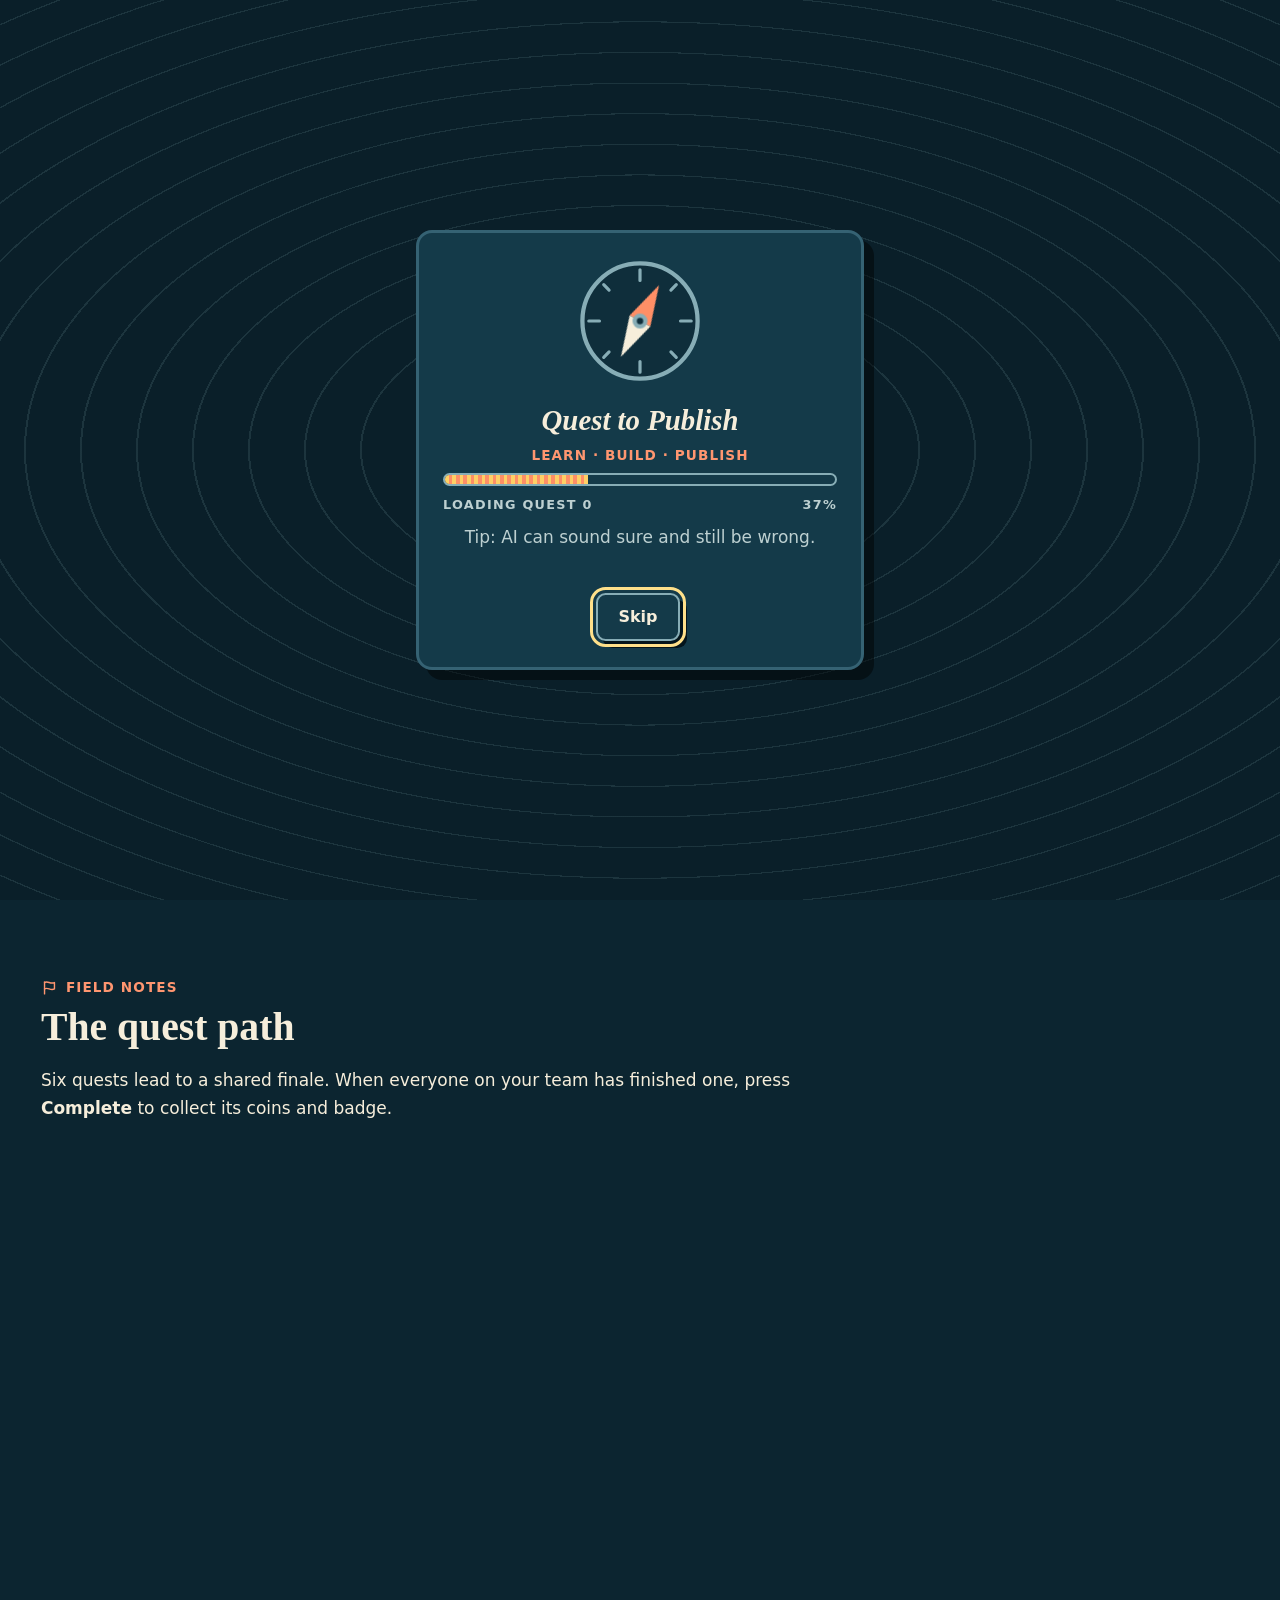
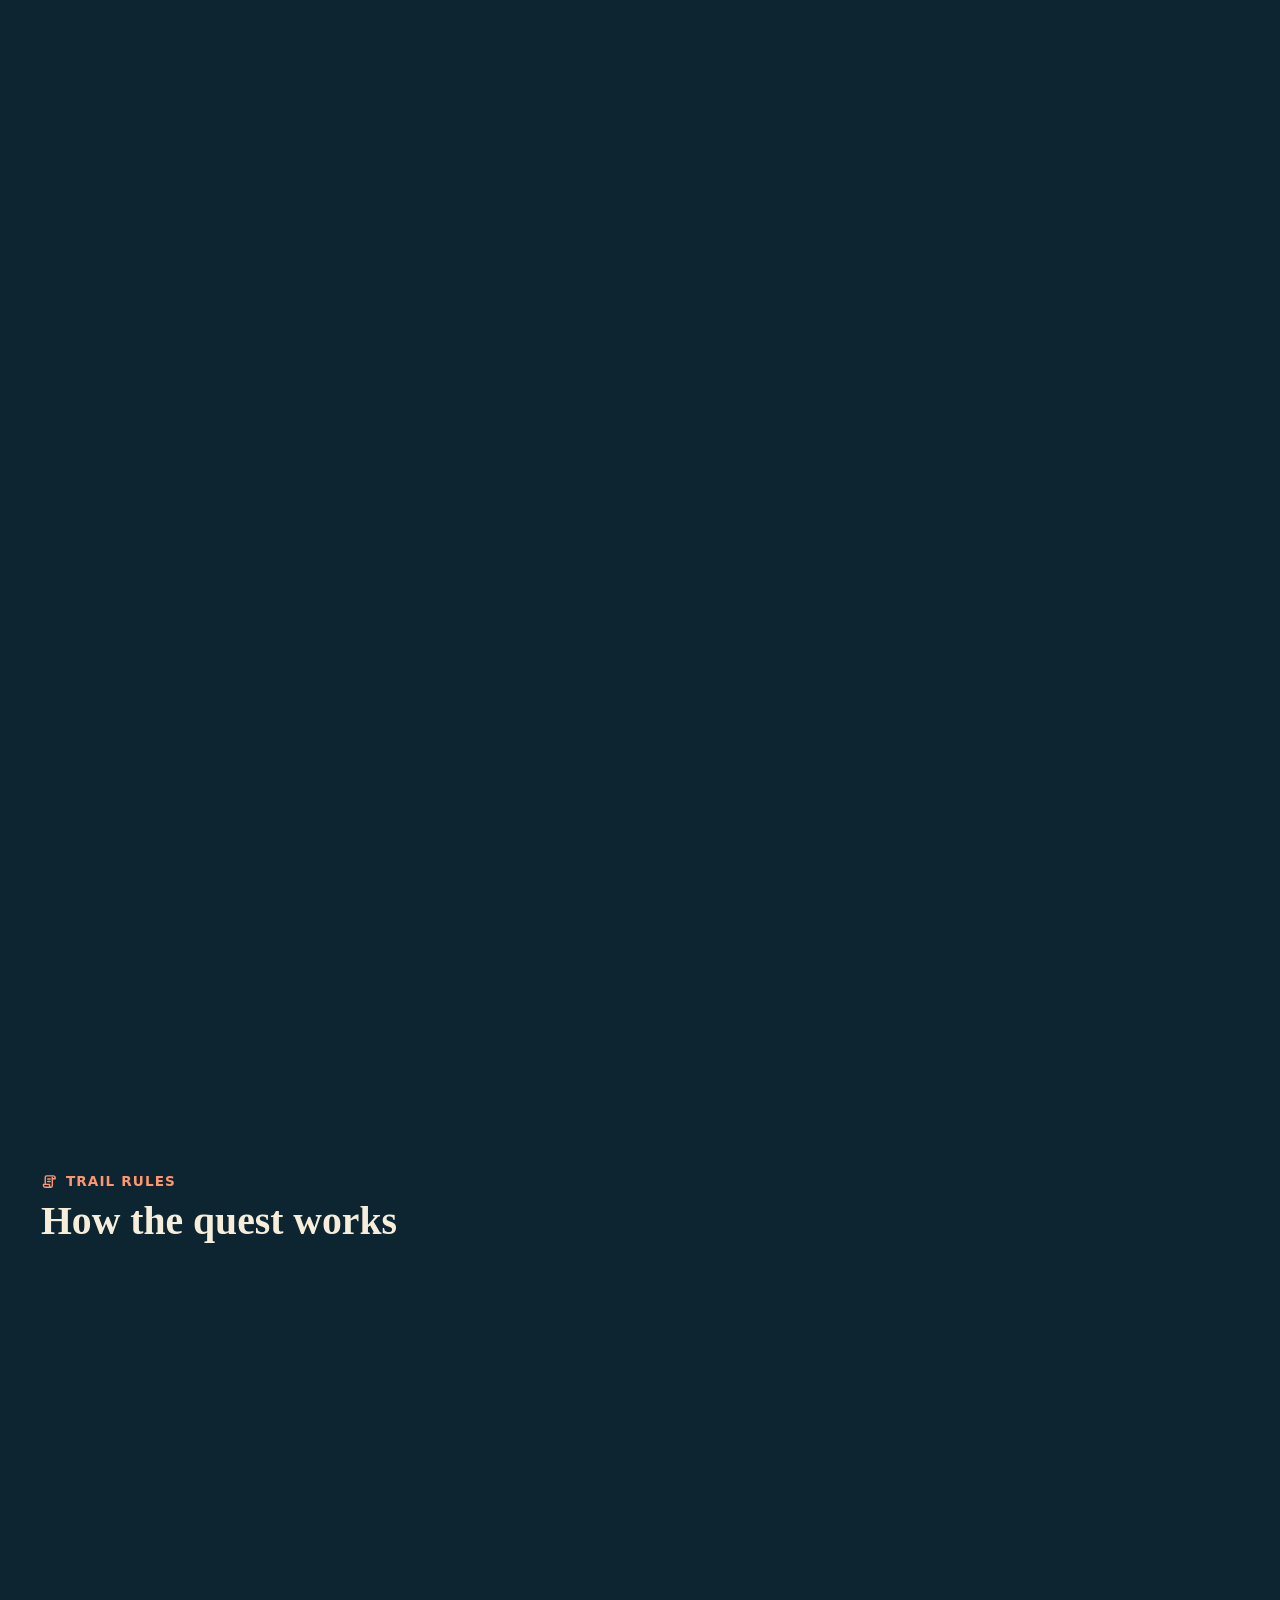
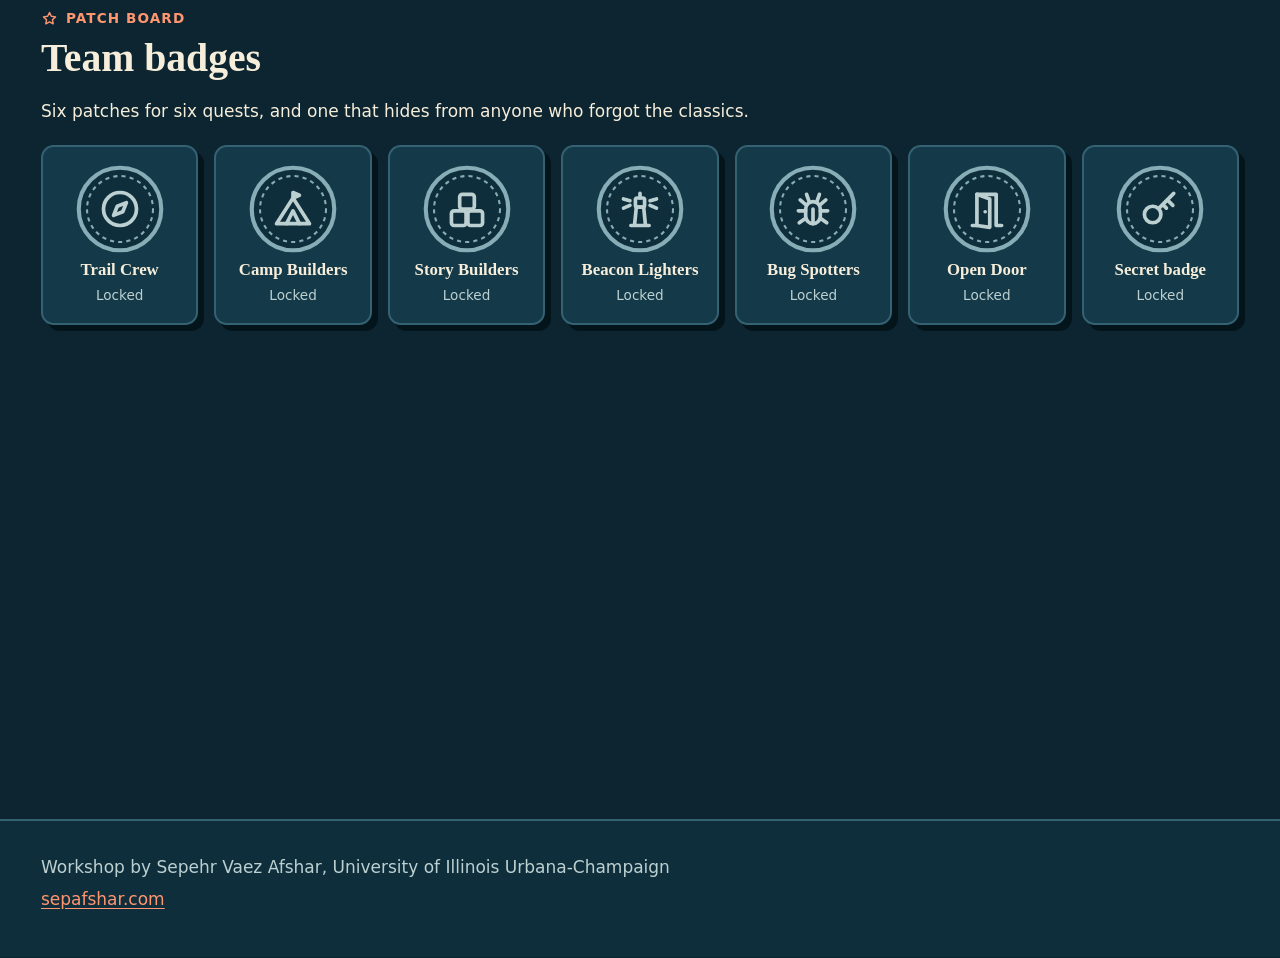
<file: index.html>
<!doctype html>
<html lang="en-US">
<head>
  <meta charset="utf-8">
  <meta name="viewport" content="width=device-width, initial-scale=1">
  <title>Quest to Publish: An AI-Assisted Digital Humanities Workshop</title>
  <meta name="description" content="A proposed 3-hour, game-based workshop where participants with no coding experience publish a small website for their own research project.">
  <link rel="icon" href="assets/favicon.svg" type="image/svg+xml">
  <link rel="stylesheet" href="assets/style.css">
  <script src="assets/prefs.js"></script>
  <script src="assets/game.js" defer></script>
  <script src="assets/home.js" defer></script>
</head>
<body>
  <dialog id="boot" class="boot" aria-labelledby="boot-title">
    <svg class="compass" viewBox="0 0 120 120" aria-hidden="true" focusable="false">
      <circle class="dial" cx="60" cy="60" r="54"/>
      <path class="ticks" d="M60 12v10M60 98v10M12 60h10M98 60h10M26 26l5 5M89 89l5 5M94 26l-5 5M31 89l-5 5"/>
      <g class="needle"><path class="north" d="M60 22 71 60H49Z"/><path class="south" d="M60 98 49 60h22Z"/></g>
      <circle class="dial" cx="60" cy="60" r="5"/>
    </svg>
    <p class="boot-title" id="boot-title">Quest to Publish</p>
    <p class="kicker">Learn · Build · Publish</p>
    <div class="boot-bar" aria-hidden="true"><i id="boot-fill"></i></div>
    <p class="boot-line"><span id="boot-status">LOADING QUEST 0</span><span id="boot-pct" aria-hidden="true">100%</span></p>
    <p class="boot-tip" id="boot-tip">Tip: old cheat codes still work here.</p>
    <button type="button" class="btn" id="boot-skip">Skip</button>
  </dialog>
  <a class="skip-link" href="#main">Skip to main content</a>
  <!-- Icon set: rounded line icons drawn for this site. -->
  <svg xmlns="http://www.w3.org/2000/svg" class="sprite" aria-hidden="true" focusable="false">
    <symbol id="i-map" viewBox="0 0 24 24"><path d="m9 4 6 2.5 5-2v13L15 20l-6-2.5-5 2v-13Z"/><path d="M9 4v13.5M15 6.5V20"/></symbol>
    <symbol id="i-scroll" viewBox="0 0 24 24"><path d="M6 16V6a2 2 0 0 1 2-2h9a3 3 0 0 1 3 3v1h-4"/><path d="M16 6v12a2 2 0 0 1-2 2H6a2.5 2.5 0 0 1-2.5-2.5V16H12v1.5A2.5 2.5 0 0 0 14 20"/><path d="M9.5 8.5H13M9.5 12H13"/></symbol>
    <symbol id="i-flag" viewBox="0 0 24 24"><path d="M5 21V4"/><path d="M5 5c5-3 8 3 14 0v9c-6 3-9-3-14 0"/></symbol>
    <symbol id="i-key" viewBox="0 0 24 24"><circle cx="8" cy="15" r="4.5"/><path d="m11.5 11.5 8-8M16 7l3 3M13.5 9.5l2 2"/></symbol>
    <symbol id="i-shield" viewBox="0 0 24 24"><path d="M12 3l8 3v5c0 5-3.5 8.5-8 10-4.5-1.5-8-5-8-10V6Z"/><path d="m8.5 12 2.5 2.5 4.5-5"/></symbol>
    <symbol id="i-bug" viewBox="0 0 24 24"><rect x="8" y="8" width="8" height="12" rx="4"/><path d="M12 12v8M8 13H4M16 13h4M8 17l-3.5 2.5M16 17l3.5 2.5M8.5 10 5 7M15.5 10 19 7M10 8.3 8.5 4M14 8.3 15.5 4"/></symbol>
    <symbol id="i-rocket" viewBox="0 0 24 24"><path d="M12 3c4 2.5 5.5 7 4.5 11L15 17H9l-1.5-3c-1-4 .5-8.5 4.5-11Z"/><circle cx="12" cy="10" r="2"/><path d="m7.5 13-3 3v3.5L9 17M16.5 13l3 3v3.5L15 17M12 19.5V22"/></symbol>
    <symbol id="i-trophy" viewBox="0 0 24 24"><path d="M7 4h10v5a5 5 0 0 1-10 0Z"/><path d="M7 6H4v1a4 4 0 0 0 3.5 4M17 6h3v1a4 4 0 0 1-3.5 4M12 14v4M8 21h8M9.5 21v-3h5v3"/></symbol>
    <symbol id="i-star" viewBox="0 0 24 24"><path d="m12 3.5 2.6 5.3 5.9.9-4.3 4.1 1 5.8-5.2-2.7-5.2 2.7 1-5.8-4.3-4.1 5.9-.9Z"/></symbol>
    <symbol id="i-coin" viewBox="0 0 24 24"><circle cx="12" cy="12" r="9"/><path d="m12 7.5 1.35 2.75 3 .45-2.2 2.1.55 3-2.7-1.4-2.7 1.4.55-3-2.2-2.1 3-.45Z"/></symbol>
    <symbol id="i-badge" viewBox="0 0 24 24"><circle cx="12" cy="9" r="6"/><path d="M8.5 14 7 21l5-2.5 5 2.5-1.5-7"/><path d="m9.5 9 1.7 1.7 3.3-3.4"/></symbol>
    <symbol id="i-eye" viewBox="0 0 24 24"><path d="M2.5 12S6 5.5 12 5.5 21.5 12 21.5 12 18 18.5 12 18.5 2.5 12 2.5 12Z"/><circle cx="12" cy="12" r="3"/></symbol>
    <symbol id="i-globe" viewBox="0 0 24 24"><circle cx="12" cy="12" r="9"/><ellipse cx="12" cy="12" rx="4" ry="9"/><path d="M3 12h18"/></symbol>
    <symbol id="i-sun" viewBox="0 0 24 24"><circle cx="12" cy="12" r="4"/><path d="M12 2v2M12 20v2M2 12h2M20 12h2M5 5l1.5 1.5M17.5 17.5 19 19M19 5l-1.5 1.5M6.5 17.5 5 19"/></symbol>
    <symbol id="i-moon" viewBox="0 0 24 24"><path d="M20 14.5A8.5 8.5 0 0 1 9.5 4a8.5 8.5 0 1 0 10.5 10.5Z"/></symbol>
    <symbol id="i-access" viewBox="0 0 24 24"><circle cx="12" cy="4.5" r="1.75"/><path d="M4 8.5c5 1.5 11 1.5 16 0M12 10v5M12 15l-3.5 6M12 15l3.5 6"/></symbol>
    <symbol id="i-compass" viewBox="0 0 24 24"><circle cx="12" cy="12" r="9"/><path d="m15.5 8.5-2 5-5 2 2-5Z"/></symbol>
    <symbol id="i-tent" viewBox="0 0 24 24"><path d="M12 6 3 20h18Z"/><path d="m8.5 20 3.5-7 3.5 7M12 6V3l3.5 1.5L12 6"/></symbol>
    <symbol id="i-blocks" viewBox="0 0 24 24"><rect x="3.5" y="13" width="8" height="8" rx="1.5"/><rect x="12.500" y="13" width="8" height="8" rx="1.5"/><rect x="8" y="4" width="8" height="8" rx="1.5"/></symbol>
    <symbol id="i-beacon" viewBox="0 0 24 24"><path d="m9 21 1-10h4l1 10M7 21h10"/><rect x="9.5" y="6" width="5" height="5" rx="1"/><path d="M12 6V3.500M6.500 7.500 3 6.500M6.500 10 3 11.500M17.500 7.500l3.500-1M17.500 10l3.500 1.5"/></symbol>
    <symbol id="i-door" viewBox="0 0 24 24"><path d="M4 21h2.5M17 21h3M6.500 21V4H17v17"/><path d="m6.500 4 7 2.500V22l-7-1"/><path d="M11 13.500h.01"/></symbol>
    <symbol id="i-zap" viewBox="0 0 24 24"><circle cx="12" cy="12" r="7"/><circle cx="12" cy="12" r="1.5"/><path d="M12 2v4M12 18v4M2 12h4M18 12h4"/></symbol>
    <symbol id="i-check" viewBox="0 0 24 24"><path d="m5 12.5 4.5 4.5L19 7.5"/></symbol>
    <symbol id="i-arrow" viewBox="0 0 24 24"><path d="M5 12h14M13 6l6 6-6 6"/></symbol>
    <symbol id="i-cloud" viewBox="0 0 24 24"><path d="M7 18.5a4.5 4.5 0 0 1-.5-9 6 6 0 0 1 11.4 1.2 3.9 3.9 0 0 1-.9 7.8Z"/></symbol>
    <symbol id="i-plane" viewBox="0 0 24 24"><path d="M21.5 3.5 2.5 11l7 2.5 2.5 7Z"/><path d="m9.5 13.5 12-10"/></symbol>
    <symbol id="i-sparkle" viewBox="0 0 24 24"><path d="M12 3c1 5 4 8 9 9-5 1-8 4-9 9-1-5-4-8-9-9 5-1 8-4 9-9Z"/></symbol>
  </svg>
  <div class="sky" aria-hidden="true"></div>

  <header class="site-header">
      <div class="wrap bar">
        <a class="logo" href="./"><svg class="ic" viewBox="0 0 24 24" aria-hidden="true" focusable="false"><use href="#i-compass"/></svg> <span class="logo-text">Quest to Publish</span></a>
        <nav aria-label="Main">
          <ul class="nav-list">
            <li><a href="#map">Map</a></li>
            <li><a href="#quest-path">Field notes</a></li>
            <li><a href="#badges">Badges</a></li>
            <li><a href="bug-hunt/">Bug Hunt</a></li>
            <li><a href="template/">Template</a></li>
          </ul>
        </nav>
        <div class="tools needs-js">
          <ul class="hud" aria-label="Your progress">
            <li><span class="sr-only">Level</span><span aria-hidden="true">Lv</span> <span data-stat="level">1</span> <span class="xp" aria-hidden="true"><i data-xp></i></span></li>
            <li id="hud-coins"><svg class="ic" viewBox="0 0 24 24" aria-hidden="true" focusable="false"><use href="#i-coin"/></svg> <span data-stat="coins">0</span><span class="sr-only">coins</span></li>
            <li><svg class="ic" viewBox="0 0 24 24" aria-hidden="true" focusable="false"><use href="#i-badge"/></svg> <span data-stat="badges">0/6</span><span class="sr-only">badges collected</span></li>
          </ul>
          <button type="button" class="icon-btn theme-btn" id="theme-btn" aria-label="Light theme" aria-pressed="false"><svg class="ic i-dark" viewBox="0 0 24 24" aria-hidden="true" focusable="false"><use href="#i-moon"/></svg><svg class="ic i-light" viewBox="0 0 24 24" aria-hidden="true" focusable="false"><use href="#i-sun"/></svg></button>
          <button type="button" class="icon-btn" id="settings-btn" aria-label="Accessibility and settings" aria-haspopup="dialog"><svg class="ic" viewBox="0 0 24 24" aria-hidden="true" focusable="false"><use href="#i-access"/></svg></button>
        </div>
      </div>
  </header>

  <main id="main" tabindex="-1">
    <div class="wrap hero">
      <section class="hero-intro" aria-labelledby="page-title">
        <div>
        <p class="kicker"><span class="tag-pill">Start here</span> Workshop proposal · AI4DH Summer School 2027, University of Ljubljana</p>
        <h1 id="page-title">Quest to <span class="accent-text">Publish</span></h1>
        <p class="subtitle">A Playful, AI-Assisted Workshop on Building and Sharing Digital Humanities Projects</p>
        </div>
        <div>
        <p class="lede">In three hours, participants with no coding experience use the free version of Claude or ChatGPT, together with GitHub and GitHub Pages, to publish a small website about their own research. The workshop is organized as a series of quests: teams earn collaborative badges, hunt for mistakes in AI-written content, and take on an accessibility challenge before sharing what they built.</p>
        <ul class="facts">
          <li>3 hours</li>
          <li>No coding experience needed</li>
          <li>Free tools</li>
          <li>Team badges, no leaderboard</li>
        </ul>
        <div class="actions">
          <a class="btn btn-primary" href="bug-hunt/"><svg class="ic" viewBox="0 0 24 24" aria-hidden="true" focusable="false"><use href="#i-bug"/></svg> Try the AI Bug Hunt</a>
          <a class="btn" href="template/"><svg class="ic" viewBox="0 0 24 24" aria-hidden="true" focusable="false"><use href="#i-rocket"/></svg> Use the starter template</a>
        </div>
        <p class="small-note">New to GitHub? Read the <a href="https://github.com/sepehrvafshar/quest-to-publish/tree/main/template#readme">step-by-step template guide</a>.</p>
        </div>
      </section>

      <section class="atlas-frame" id="map" aria-labelledby="map-title">
        <h2 class="sr-only" id="map-title">Expedition map</h2>
        <div class="atlas">
            <svg class="atlas-art" viewBox="0 0 1600 1000" aria-hidden="true" focusable="false">
              <path class="land" d="M70 800C40 700 120 640 170 590C120 500 140 330 250 270C350 215 450 270 470 360C490 440 450 500 540 560C620 620 590 740 480 780C390 815 380 900 260 910C160 918 90 880 70 800Z"/>
              <path class="land" d="M540 230C540 130 660 90 760 130C860 170 860 270 920 330C1010 390 1050 500 980 590C900 680 760 640 760 540C760 450 800 400 720 360C640 330 545 330 540 230Z"/>
              <path class="land" d="M1040 700C1060 610 1180 620 1240 560C1300 500 1230 400 1260 300C1290 190 1420 150 1500 230C1580 310 1560 430 1500 500C1440 580 1500 700 1400 800C1300 890 1040 850 1040 700Z"/>
              <path class="hill" d="M200 480q45-75 90 0ZM255 495q35-55 70 0ZM900 440q35-55 70 0ZM1330 560q45-70 90 0ZM1385 575q30-48 60 0ZM300 840q35-52 70 0Z"/>
              <g class="ring">
                <ellipse cx="1390" cy="320" rx="92" ry="70"/><ellipse cx="1390" cy="320" rx="132" ry="104"/>
                <ellipse cx="300" cy="360" rx="100" ry="70"/><ellipse cx="660" cy="230" rx="86" ry="64"/>
              </g>
              <path class="ink" d="M120 560l16-34 16 34ZM136 560v12M160 590l16-34 16 34ZM176 590v12M95 610l16-34 16 34ZM111 610v12M520 700l16-34 16 34ZM536 700v12M555 725l16-34 16 34ZM571 725v12M800 200l16-34 16 34ZM816 200v12M1330 760l16-34 16 34ZM1346 760v12M1370 735l16-34 16 34ZM1386 735v12M1470 380l16-34 16 34ZM1486 380v12M380 300l16-34 16 34ZM396 300v12"/>
              <path class="ink" d="M120 130q16-13 32 0t32 0M210 170q16-13 32 0t32 0M1000 150q16-13 32 0t32 0M1090 190q16-13 32 0t32 0M690 800q16-13 32 0t32 0M780 850q16-13 32 0t32 0M610 930q16-13 32 0t32 0M950 300q16-13 32 0t32 0M40 460q16-13 32 0t32 0M1520 650q16-13 32 0t32 0"/>
              <g>
                <circle class="ink" cx="1480" cy="880" r="62"/>
                <path class="rose-fill" d="m1480 795 17 68 68 17-68 17-17 68-17-68-68-17 68-17Z"/>
              </g>
              <path class="seg" data-seg="q0" d="M170 790C250 820 330 720 430 650"/>
              <path class="seg" data-seg="q1" d="M430 650C560 560 220 480 300 360"/>
              <path class="seg" data-seg="q2" d="M300 360C370 250 520 180 660 230"/>
              <path class="seg" data-seg="q3" d="M660 230C820 290 730 450 870 520"/>
              <path class="seg" data-seg="q4" d="M870 520C990 580 990 740 1150 730"/>
              <path class="seg" data-seg="q5" d="M1150 730C1370 720 1220 440 1390 320"/>
            </svg>
          <ol class="nodes">
              <li class="node w-coral" data-quest="q0" style="--x:10.625%;--y:79%">
                <a href="#step-0">
                  <span class="node-dot"><svg class="ic" viewBox="0 0 24 24" aria-hidden="true" focusable="false"><use href="#i-compass"/></svg><span class="node-num" aria-hidden="true">0</span></span>
                  <span class="node-label"><span class="sr-only">Quest 0: </span>Briefing <small>20 min</small><span class="sr-only" data-node-state></span></span>
                </a>
              </li>
              <li class="node w-sun" data-quest="q1" style="--x:26.875%;--y:65%">
                <a href="#step-1">
                  <span class="node-dot"><svg class="ic" viewBox="0 0 24 24" aria-hidden="true" focusable="false"><use href="#i-tent"/></svg><span class="node-num" aria-hidden="true">1</span></span>
                  <span class="node-label"><span class="sr-only">Quest 1: </span>Base Camp <small>25 min</small><span class="sr-only" data-node-state></span></span>
                </a>
              </li>
              <li class="node w-lilac" data-quest="q2" style="--x:18.75%;--y:36%">
                <a href="#step-2">
                  <span class="node-dot"><svg class="ic" viewBox="0 0 24 24" aria-hidden="true" focusable="false"><use href="#i-blocks"/></svg><span class="node-num" aria-hidden="true">2</span></span>
                  <span class="node-label"><span class="sr-only">Quest 2: </span>Build <small>40 min</small><span class="sr-only" data-node-state></span></span>
                </a>
              </li>
              <li class="node w-sky" data-quest="q3" style="--x:41.25%;--y:23%">
                <a href="#step-3">
                  <span class="node-dot"><svg class="ic" viewBox="0 0 24 24" aria-hidden="true" focusable="false"><use href="#i-beacon"/></svg><span class="node-num" aria-hidden="true">3</span></span>
                  <span class="node-label"><span class="sr-only">Quest 3: </span>Go Live <small>25 min</small><span class="sr-only" data-node-state></span></span>
                </a>
              </li>
              <li class="node w-rose" data-quest="q4" style="--x:54.375%;--y:52%">
                <a href="#step-4">
                  <span class="node-dot"><svg class="ic" viewBox="0 0 24 24" aria-hidden="true" focusable="false"><use href="#i-bug"/></svg><span class="node-num" aria-hidden="true">4</span></span>
                  <span class="node-label"><span class="sr-only">Quest 4: </span>AI Bug Hunt <small>20 min</small><span class="sr-only" data-node-state></span></span>
                </a>
              </li>
              <li class="node w-mint" data-quest="q5" style="--x:71.875%;--y:73%">
                <a href="#step-5">
                  <span class="node-dot"><svg class="ic" viewBox="0 0 24 24" aria-hidden="true" focusable="false"><use href="#i-door"/></svg><span class="node-num" aria-hidden="true">5</span></span>
                  <span class="node-label"><span class="sr-only">Quest 5: </span>Access for All <small>20 min</small><span class="sr-only" data-node-state></span></span>
                </a>
              </li>
              <li class="node w-sun" data-quest="finale" style="--x:86.875%;--y:32%">
                <a href="#finale">
                  <span class="node-dot"><svg class="ic" viewBox="0 0 24 24" aria-hidden="true" focusable="false"><use href="#i-trophy"/></svg><span class="node-num" aria-hidden="true">★</span></span>
                  <span class="node-label"><span class="sr-only">Finale: </span>Showcase and Debrief <small>20 min</small><span class="sr-only" data-node-state></span></span>
                </a>
              </li>
          </ol>
          <div class="token needs-js" id="token" aria-hidden="true"><img class="bot-bob" src="assets/quest-bot.svg" alt="" width="160" height="180"></div>
        </div>
        <p class="atlas-caption">Seven stops, one live website. Choose a stop to read its field note. The trail turns solid behind your team.</p>
        <div class="guide">
          <img class="bot bot-bob" src="assets/quest-bot.svg" alt="Quest Bot, a lantern-shaped robot with one large eye, a backpack, boots, a flag antenna, and a rolled map" width="160" height="180">
          <p class="bubble"><strong>Quest Bot</strong> <span aria-hidden="true"><span id="bot-typed">Hi, I am Quest Bot, your guide. Choose a stop on the map and start walking!</span><span class="caret needs-js"></span></span><span class="sr-only" id="bot-spoken">Hi, I am Quest Bot, your guide. Choose a stop on the map and start walking!</span></p>
        </div>
      </section>
    </div>

    <section class="wrap section" id="quest-path" aria-labelledby="path-title">
      <p class="kicker"><svg class="ic" viewBox="0 0 24 24" aria-hidden="true" focusable="false"><use href="#i-flag"/></svg> Field notes</p>
      <h2 id="path-title">The quest path</h2>
      <p>Six quests lead to a shared finale. When everyone on your team has finished one, press <strong>Complete</strong> to collect its coins and badge.</p>
      <ol class="notes">
          <li class="note w-sun">
            <article class="note-card panel rise" style="--i:0">
              <p class="kicker">Before you set off</p>
              <h3>Pack your bag</h3>
              <p class="goal">Bring these and you are ready for the trail.</p>
              <h4>What you need</h4>
              <ul>
                <li>A laptop with an up-to-date web browser.</li>
                <li>A free GitHub account.</li>
                <li>A free Claude or ChatGPT account.</li>
                <li>Two or three images that you are allowed to share.</li>
                <li>One sentence about your research project.</li>
              </ul>
              <div class="note-actions">
                <a class="btn" href="template/"><svg class="ic" viewBox="0 0 24 24" aria-hidden="true" focusable="false"><use href="#i-rocket"/></svg> See the starter template</a>
              </div>
            </article>
          </li>
          <li class="note w-coral" id="step-0" data-quest="q0">
            <article class="note-card panel rise" style="--i:1">
              <span class="stamp needs-js"><svg class="ic" viewBox="0 0 24 24" aria-hidden="true" focusable="false"><use href="#i-check"/></svg> Cleared</span>
              <p class="kicker">Quest 0 <span class="time">20 min</span></p>
              <h3>Briefing</h3>
              <p class="goal"><strong>Goal:</strong> Meet your team and see where the quest leads.</p>
              <h4>What you do</h4>
              <ul>
                <li>Tour the quest map and a finished example site.</li>
                <li>Form small teams and share your research interests.</li>
                <li>Agree on how to ask for and offer help.</li>
              </ul>
              <div class="badge-row" data-badge="q0">
                <svg class="patch" viewBox="0 0 64 64" aria-hidden="true" focusable="false"><circle class="patch-base" cx="32" cy="32" r="30"/><circle class="patch-stitch" cx="32" cy="32" r="24"/><use href="#i-compass" x="16" y="16" width="32" height="32"/></svg>
                <p><span class="badge-label">Team badge · <span data-badge-state>Locked</span> · 20 coins</span> <span class="badge-name">Trail Crew</span></p>
              </div>
              <div class="note-actions">
                <button type="button" class="btn btn-primary needs-js" data-complete="q0"><svg class="ic" viewBox="0 0 24 24" aria-hidden="true" focusable="false"><use href="#i-check"/></svg> <span data-label>Complete</span><span class="sr-only">: Briefing</span></button>
              </div>
            </article>
          </li>
          <li class="note w-sun" id="step-1" data-quest="q1">
            <article class="note-card panel rise" style="--i:2">
              <span class="stamp needs-js"><svg class="ic" viewBox="0 0 24 24" aria-hidden="true" focusable="false"><use href="#i-check"/></svg> Cleared</span>
              <p class="kicker">Quest 1 <span class="time">25 min</span></p>
              <h3>Base Camp</h3>
              <p class="goal"><strong>Goal:</strong> Get every tool ready before building.</p>
              <h4>What you do</h4>
              <ul>
                <li>Sign in to GitHub and to the free version of Claude or ChatGPT.</li>
                <li>Copy the starter template into your own repository.</li>
                <li>Describe your project in one sentence and decide what not to share with an AI tool.</li>
              </ul>
              <div class="badge-row" data-badge="q1">
                <svg class="patch" viewBox="0 0 64 64" aria-hidden="true" focusable="false"><circle class="patch-base" cx="32" cy="32" r="30"/><circle class="patch-stitch" cx="32" cy="32" r="24"/><use href="#i-tent" x="16" y="16" width="32" height="32"/></svg>
                <p><span class="badge-label">Team badge · <span data-badge-state>Locked</span> · 20 coins</span> <span class="badge-name">Camp Builders</span></p>
              </div>
              <div class="note-actions">
                <button type="button" class="btn btn-primary needs-js" data-complete="q1"><svg class="ic" viewBox="0 0 24 24" aria-hidden="true" focusable="false"><use href="#i-check"/></svg> <span data-label>Complete</span><span class="sr-only">: Base Camp</span></button>
                <a class="btn" href="template/"><svg class="ic" viewBox="0 0 24 24" aria-hidden="true" focusable="false"><use href="#i-rocket"/></svg> Use the starter template</a>
              </div>
            </article>
          </li>
          <li class="note w-lilac" id="step-2" data-quest="q2">
            <article class="note-card panel rise" style="--i:3">
              <span class="stamp needs-js"><svg class="ic" viewBox="0 0 24 24" aria-hidden="true" focusable="false"><use href="#i-check"/></svg> Cleared</span>
              <p class="kicker">Quest 2 <span class="time">40 min</span></p>
              <h3>Build</h3>
              <p class="goal"><strong>Goal:</strong> Turn your research into a first web page.</p>
              <h4>What you do</h4>
              <ul>
                <li>Ask the AI assistant to help you edit the template.</li>
                <li>Add a title, a description, images you have the right to use, and a note about yourself.</li>
                <li>Read every suggested change and check its facts before you keep it.</li>
              </ul>
              <div class="badge-row" data-badge="q2">
                <svg class="patch" viewBox="0 0 64 64" aria-hidden="true" focusable="false"><circle class="patch-base" cx="32" cy="32" r="30"/><circle class="patch-stitch" cx="32" cy="32" r="24"/><use href="#i-blocks" x="16" y="16" width="32" height="32"/></svg>
                <p><span class="badge-label">Team badge · <span data-badge-state>Locked</span> · 20 coins</span> <span class="badge-name">Story Builders</span></p>
              </div>
              <div class="note-actions">
                <button type="button" class="btn btn-primary needs-js" data-complete="q2"><svg class="ic" viewBox="0 0 24 24" aria-hidden="true" focusable="false"><use href="#i-check"/></svg> <span data-label>Complete</span><span class="sr-only">: Build</span></button>
              </div>
            </article>
          </li>
          <li class="note w-sky" id="step-3" data-quest="q3">
            <article class="note-card panel rise" style="--i:0">
              <span class="stamp needs-js"><svg class="ic" viewBox="0 0 24 24" aria-hidden="true" focusable="false"><use href="#i-check"/></svg> Cleared</span>
              <p class="kicker">Quest 3 <span class="time">25 min</span></p>
              <h3>Go Live</h3>
              <p class="goal"><strong>Goal:</strong> Publish your site at a public web address.</p>
              <h4>What you do</h4>
              <ul>
                <li>Upload your files and turn on GitHub Pages.</li>
                <li>Open your new link on a phone and on a laptop.</li>
                <li>Troubleshoot with a teammate until every site loads.</li>
              </ul>
              <div class="badge-row" data-badge="q3">
                <svg class="patch" viewBox="0 0 64 64" aria-hidden="true" focusable="false"><circle class="patch-base" cx="32" cy="32" r="30"/><circle class="patch-stitch" cx="32" cy="32" r="24"/><use href="#i-beacon" x="16" y="16" width="32" height="32"/></svg>
                <p><span class="badge-label">Team badge · <span data-badge-state>Locked</span> · 20 coins</span> <span class="badge-name">Beacon Lighters</span></p>
              </div>
              <div class="note-actions">
                <button type="button" class="btn btn-primary needs-js" data-complete="q3"><svg class="ic" viewBox="0 0 24 24" aria-hidden="true" focusable="false"><use href="#i-check"/></svg> <span data-label>Complete</span><span class="sr-only">: Go Live</span></button>
              </div>
            </article>
          </li>
          <li class="note w-rose" id="step-4" data-quest="q4">
            <article class="note-card panel rise" style="--i:1">
              <span class="stamp needs-js"><svg class="ic" viewBox="0 0 24 24" aria-hidden="true" focusable="false"><use href="#i-check"/></svg> Cleared</span>
              <p class="kicker">Quest 4 <span class="time">20 min</span></p>
              <h3>AI Bug Hunt</h3>
              <p class="goal"><strong>Goal:</strong> Learn to question what AI produces.</p>
              <h4>What you do</h4>
              <ul>
                <li>Zap six planted errors on the practice page.</li>
                <li>Compare findings and explain how you caught each one.</li>
                <li>Run the same checks on your own site.</li>
              </ul>
              <div class="badge-row" data-badge="q4">
                <svg class="patch" viewBox="0 0 64 64" aria-hidden="true" focusable="false"><circle class="patch-base" cx="32" cy="32" r="30"/><circle class="patch-stitch" cx="32" cy="32" r="24"/><use href="#i-bug" x="16" y="16" width="32" height="32"/></svg>
                <p><span class="badge-label">Team badge · <span data-badge-state>Locked</span> · 20 coins</span> <span class="badge-name">Bug Spotters</span></p>
              </div>
              <div class="note-actions">
                <button type="button" class="btn btn-primary needs-js" data-complete="q4"><svg class="ic" viewBox="0 0 24 24" aria-hidden="true" focusable="false"><use href="#i-check"/></svg> <span data-label>Complete</span><span class="sr-only">: AI Bug Hunt</span></button>
                <a class="btn" href="bug-hunt/"><svg class="ic" viewBox="0 0 24 24" aria-hidden="true" focusable="false"><use href="#i-bug"/></svg> Play the Bug Hunt</a>
              </div>
            </article>
          </li>
          <li class="note w-mint" id="step-5" data-quest="q5">
            <article class="note-card panel rise" style="--i:2">
              <span class="stamp needs-js"><svg class="ic" viewBox="0 0 24 24" aria-hidden="true" focusable="false"><use href="#i-check"/></svg> Cleared</span>
              <p class="kicker">Quest 5 <span class="time">20 min</span></p>
              <h3>Access for All</h3>
              <p class="goal"><strong>Goal:</strong> Make your site usable by more people.</p>
              <h4>What you do</h4>
              <ul>
                <li>Move through a site using only the keyboard.</li>
                <li>Check alt text, heading order, and color contrast.</li>
                <li>Swap sites with a teammate and fix at least one barrier.</li>
              </ul>
              <div class="badge-row" data-badge="q5">
                <svg class="patch" viewBox="0 0 64 64" aria-hidden="true" focusable="false"><circle class="patch-base" cx="32" cy="32" r="30"/><circle class="patch-stitch" cx="32" cy="32" r="24"/><use href="#i-door" x="16" y="16" width="32" height="32"/></svg>
                <p><span class="badge-label">Team badge · <span data-badge-state>Locked</span> · 20 coins</span> <span class="badge-name">Open Door</span></p>
              </div>
              <div class="note-actions">
                <button type="button" class="btn btn-primary needs-js" data-complete="q5"><svg class="ic" viewBox="0 0 24 24" aria-hidden="true" focusable="false"><use href="#i-check"/></svg> <span data-label>Complete</span><span class="sr-only">: Access for All</span></button>
              </div>
            </article>
          </li>
          <li class="note w-sun" id="finale" data-quest="finale">
            <article class="note-card panel rise" style="--i:3">
              <span class="stamp needs-js"><svg class="ic" viewBox="0 0 24 24" aria-hidden="true" focusable="false"><use href="#i-check"/></svg> Cleared</span>
              <p class="kicker">Finale <span class="time">20 min</span></p>
              <h3>Showcase and Debrief</h3>
              <p class="goal"><strong>Goal:</strong> Celebrate the work and reflect on how it was made.</p>
              <h4>What you do</h4>
              <ul>
                <li>Each team shows a live site and one thing it learned.</li>
                <li>Discuss where AI helped, where it misled, and how you could tell.</li>
                <li>Lay out your six badges and choose a next step for each project.</li>
              </ul>
              <div class="badge-row">
                <svg class="ic big" viewBox="0 0 24 24" aria-hidden="true" focusable="false"><use href="#i-trophy"/></svg>
                <p><span class="badge-label">30 coins</span> <span>No new badge here: the finale celebrates the six that your team collected together.</span></p>
              </div>
              <div class="note-actions">
                <button type="button" class="btn btn-primary needs-js" data-complete="finale"><svg class="ic" viewBox="0 0 24 24" aria-hidden="true" focusable="false"><use href="#i-check"/></svg> <span data-label>Complete</span><span class="sr-only">: Showcase and Debrief</span></button>
              </div>
            </article>
          </li>
      </ol>
    </section>

    <section class="wrap section" aria-labelledby="how-title">
      <p class="kicker"><svg class="ic" viewBox="0 0 24 24" aria-hidden="true" focusable="false"><use href="#i-scroll"/></svg> Trail rules</p>
      <h2 id="how-title">How the quest works</h2>
      <ul class="how-grid">
        <li class="panel w-coral rise" style="--i:0">
          <svg class="ic" viewBox="0 0 24 24" aria-hidden="true" focusable="false"><use href="#i-badge"/></svg>
          <h3>Earn badges together</h3>
          <p>A badge belongs to the whole team and is earned when every member finishes the quest. Helping a teammate is part of winning.</p>
        </li>
        <li class="panel w-lilac rise" style="--i:1">
          <svg class="ic" viewBox="0 0 24 24" aria-hidden="true" focusable="false"><use href="#i-shield"/></svg>
          <h3>Question the AI</h3>
          <p>AI assistants draft and explain. Participants stay in charge: they read every change, check facts, and verify sources.</p>
        </li>
        <li class="panel w-mint rise" style="--i:2">
          <svg class="ic" viewBox="0 0 24 24" aria-hidden="true" focusable="false"><use href="#i-globe"/></svg>
          <h3>Publish for everyone</h3>
          <p>Each project goes live on the web and then gets an accessibility pass, so more people can read and use it.</p>
        </li>
      </ul>
    </section>

    <section class="wrap section" id="badges" aria-labelledby="badges-title">
      <p class="kicker"><svg class="ic" viewBox="0 0 24 24" aria-hidden="true" focusable="false"><use href="#i-star"/></svg> Patch board</p>
      <h2 id="badges-title">Team badges</h2>
      <p>Six patches for six quests, and one that hides from anyone who forgot the classics.</p>
      <ul class="shelf">
          <li class="panel w-coral" data-badge="q0">
            <svg class="patch" viewBox="0 0 64 64" aria-hidden="true" focusable="false"><circle class="patch-base" cx="32" cy="32" r="30"/><circle class="patch-stitch" cx="32" cy="32" r="24"/><use href="#i-compass" x="16" y="16" width="32" height="32"/></svg>
            <span class="badge-name">Trail Crew</span>
            <span class="badge-state" data-badge-state>Locked</span>
          </li>
          <li class="panel w-sun" data-badge="q1">
            <svg class="patch" viewBox="0 0 64 64" aria-hidden="true" focusable="false"><circle class="patch-base" cx="32" cy="32" r="30"/><circle class="patch-stitch" cx="32" cy="32" r="24"/><use href="#i-tent" x="16" y="16" width="32" height="32"/></svg>
            <span class="badge-name">Camp Builders</span>
            <span class="badge-state" data-badge-state>Locked</span>
          </li>
          <li class="panel w-lilac" data-badge="q2">
            <svg class="patch" viewBox="0 0 64 64" aria-hidden="true" focusable="false"><circle class="patch-base" cx="32" cy="32" r="30"/><circle class="patch-stitch" cx="32" cy="32" r="24"/><use href="#i-blocks" x="16" y="16" width="32" height="32"/></svg>
            <span class="badge-name">Story Builders</span>
            <span class="badge-state" data-badge-state>Locked</span>
          </li>
          <li class="panel w-sky" data-badge="q3">
            <svg class="patch" viewBox="0 0 64 64" aria-hidden="true" focusable="false"><circle class="patch-base" cx="32" cy="32" r="30"/><circle class="patch-stitch" cx="32" cy="32" r="24"/><use href="#i-beacon" x="16" y="16" width="32" height="32"/></svg>
            <span class="badge-name">Beacon Lighters</span>
            <span class="badge-state" data-badge-state>Locked</span>
          </li>
          <li class="panel w-rose" data-badge="q4">
            <svg class="patch" viewBox="0 0 64 64" aria-hidden="true" focusable="false"><circle class="patch-base" cx="32" cy="32" r="30"/><circle class="patch-stitch" cx="32" cy="32" r="24"/><use href="#i-bug" x="16" y="16" width="32" height="32"/></svg>
            <span class="badge-name">Bug Spotters</span>
            <span class="badge-state" data-badge-state>Locked</span>
          </li>
          <li class="panel w-mint" data-badge="q5">
            <svg class="patch" viewBox="0 0 64 64" aria-hidden="true" focusable="false"><circle class="patch-base" cx="32" cy="32" r="30"/><circle class="patch-stitch" cx="32" cy="32" r="24"/><use href="#i-door" x="16" y="16" width="32" height="32"/></svg>
            <span class="badge-name">Open Door</span>
            <span class="badge-state" data-badge-state>Locked</span>
          </li>
          <li class="panel w-sun" data-badge="secret">
            <svg class="patch" viewBox="0 0 64 64" aria-hidden="true" focusable="false"><circle class="patch-base" cx="32" cy="32" r="30"/><circle class="patch-stitch" cx="32" cy="32" r="24"/><use href="#i-key" x="16" y="16" width="32" height="32"/></svg>
            <span class="badge-name" data-secret-name>Secret badge</span>
            <span class="badge-state" data-badge-state>Locked</span>
          </li>
      </ul>
    </section>

    <section class="wrap section" aria-labelledby="thanks-title">
      <div class="panel thanks rise">
        <div>
          <p class="kicker" id="run-kicker">Your expedition so far</p>
          <h2 id="thanks-title" tabindex="-1">Thanks for playing</h2>
          <p id="run-message">Progress is saved in this browser.</p>
          <div class="actions needs-js">
            <button type="button" class="btn btn-primary" id="continue-button">Continue <svg class="ic" viewBox="0 0 24 24" aria-hidden="true" focusable="false"><use href="#i-arrow"/></svg></button>
            <button type="button" class="btn" data-reset>Reset progress</button>
          </div>
        </div>
        <dl class="stats needs-js">
          <div><dt>Level</dt><dd data-stat="level">1</dd></div>
          <div><dt>Coins</dt><dd data-stat="coins">0</dd></div>
          <div><dt>Quests</dt><dd data-stat="quests">0/7</dd></div>
          <div><dt>Badges</dt><dd data-stat="badges">0/6</dd></div>
        </dl>
      </div>
    </section>
  </main>

  <footer class="site-footer">
    <div class="wrap">
      <p>Workshop by Sepehr Vaez Afshar, University of Illinois Urbana-Champaign</p>
      <p><a href="https://sepafshar.com/">sepafshar.com</a></p>
    </div>
  </footer>

  <dialog id="settings" class="settings" aria-labelledby="settings-title">
    <h2 id="settings-title">Accessibility and settings</h2>
    <label class="switch"><input type="checkbox" data-pref="reduce"> <span>Reduce motion<small id="reduce-note">Stops drifting shapes, bobbing, marching trails, confetti, and the loading animation.</small></span></label>
    <label class="switch"><input type="checkbox" data-pref="large"> <span>Larger text<small>Makes all text a size bigger.</small></span></label>
    <label class="switch"><input type="checkbox" data-pref="calm"> <span>Calm background<small>Hides the contour lines and drifting shapes.</small></span></label>
    <label class="switch"><input type="checkbox" data-pref="sound"> <span>Sound effects<small>Short beeps for coins and badges. Off by default.</small></span></label>
    <div class="actions">
      <form method="dialog"><button class="btn btn-primary">Done</button></form>
      <button type="button" class="btn" data-reset>Reset progress</button>
    </div>
    <p id="settings-note" role="status"></p>
  </dialog>

  <div class="sr-only" id="announcer" role="status"></div>
  <div class="toast-area" id="toast-area" aria-hidden="true"></div>
</body>
</html>
</file>
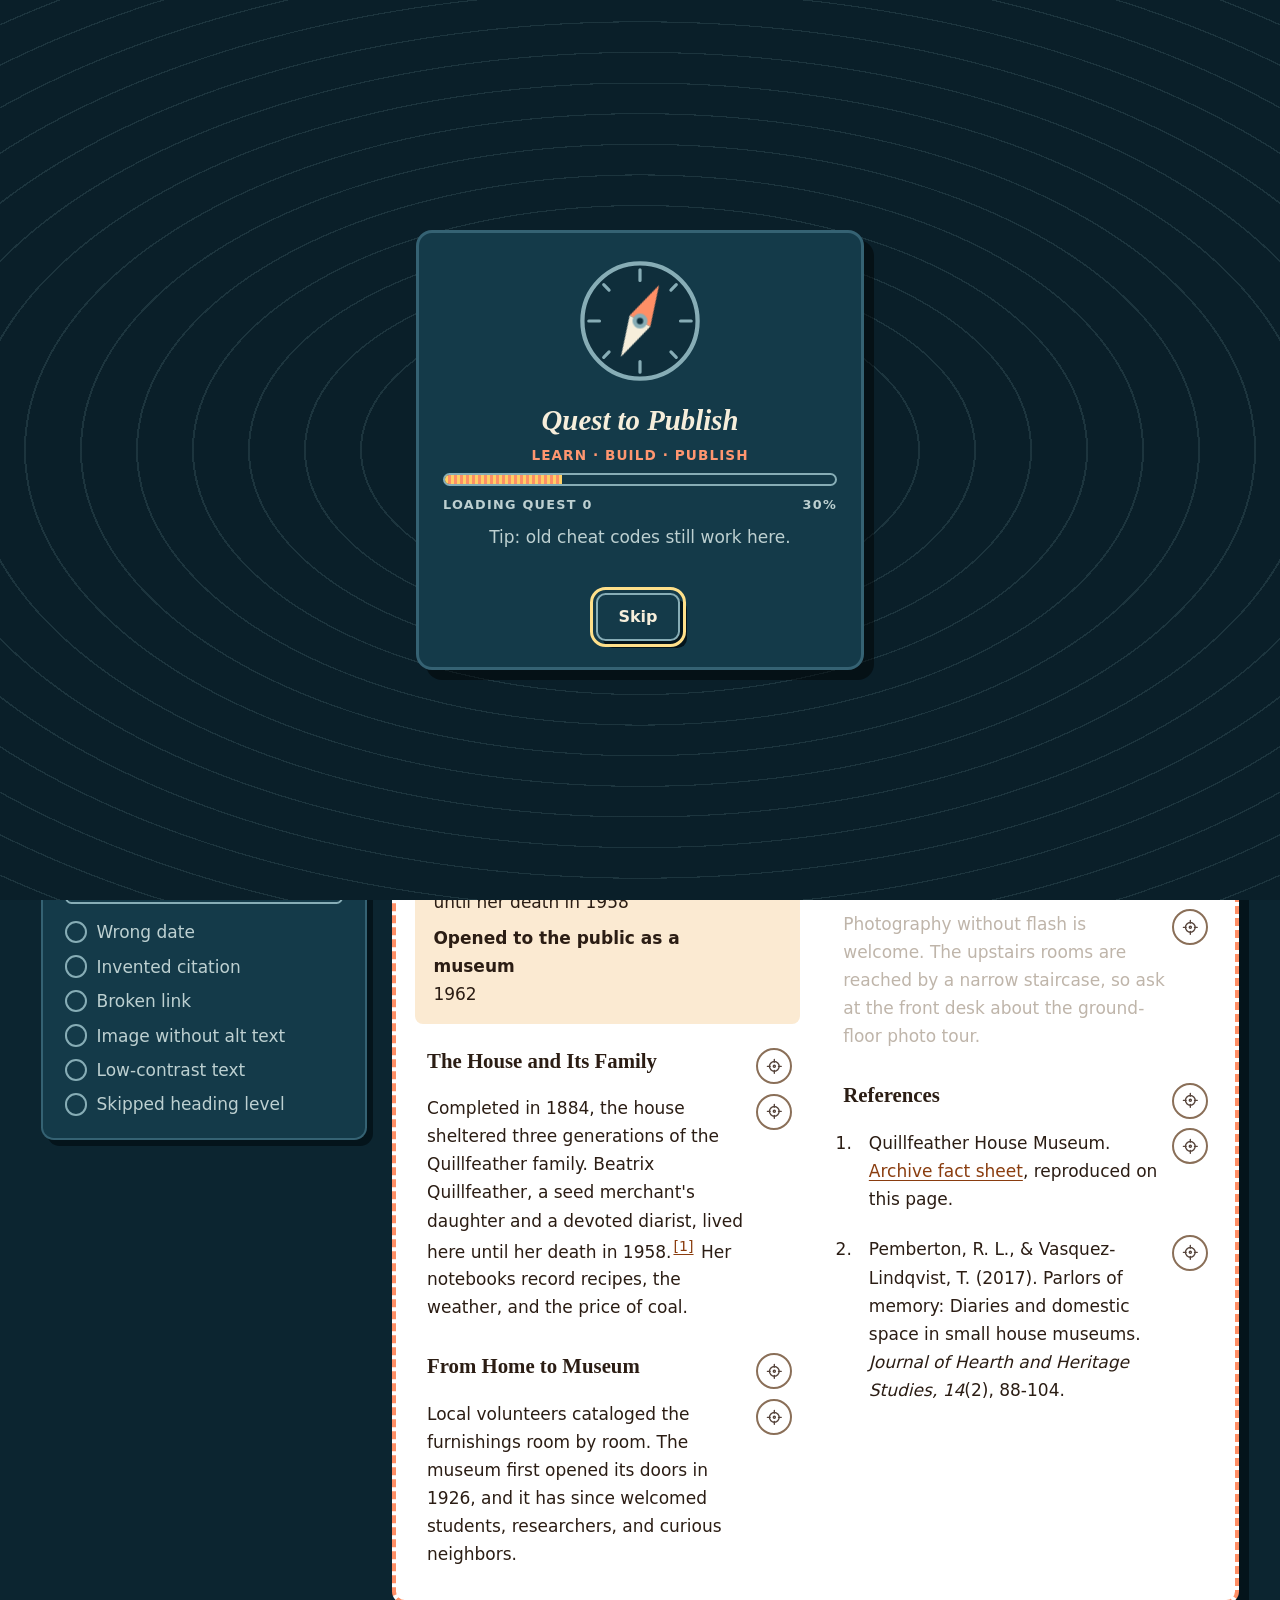
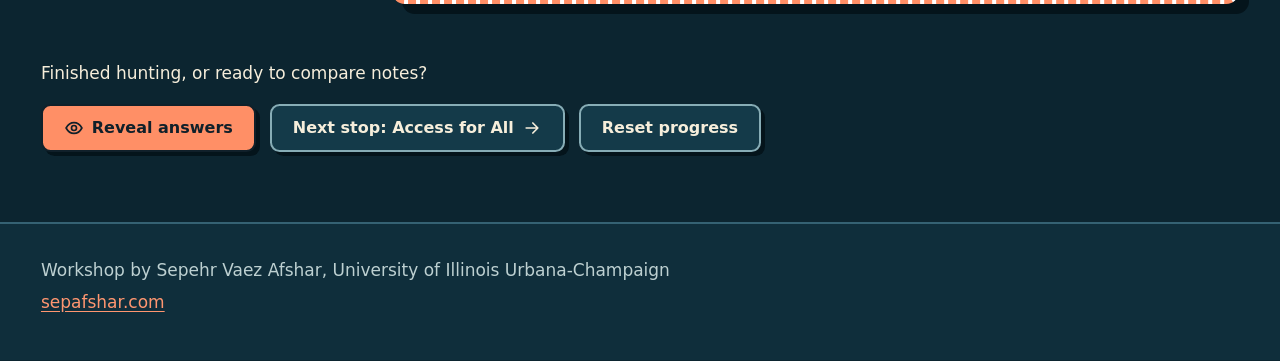
<file: bug-hunt/index.html>
<!doctype html>
<html lang="en-US">
<head>
  <meta charset="utf-8">
  <meta name="viewport" content="width=device-width, initial-scale=1">
  <title>AI Bug Hunt: Practice Page | Quest to Publish</title>
  <meta name="description" content="A teaching game: zap six planted errors on a made-up, AI-style project page about a historic house museum.">
  <link rel="icon" href="../assets/favicon.svg" type="image/svg+xml">
  <link rel="stylesheet" href="../assets/style.css">
  <link rel="stylesheet" href="bug-hunt.css">
  <script src="../assets/prefs.js"></script>
  <script src="../assets/game.js" defer></script>
  <script src="bug-hunt.js" defer></script>
</head>
<body>
  <dialog id="boot" class="boot" aria-labelledby="boot-title">
    <svg class="compass" viewBox="0 0 120 120" aria-hidden="true" focusable="false">
      <circle class="dial" cx="60" cy="60" r="54"/>
      <path class="ticks" d="M60 12v10M60 98v10M12 60h10M98 60h10M26 26l5 5M89 89l5 5M94 26l-5 5M31 89l-5 5"/>
      <g class="needle"><path class="north" d="M60 22 71 60H49Z"/><path class="south" d="M60 98 49 60h22Z"/></g>
      <circle class="dial" cx="60" cy="60" r="5"/>
    </svg>
    <p class="boot-title" id="boot-title">Quest to Publish</p>
    <p class="kicker">Learn · Build · Publish</p>
    <div class="boot-bar" aria-hidden="true"><i id="boot-fill"></i></div>
    <p class="boot-line"><span id="boot-status">LOADING QUEST 0</span><span id="boot-pct" aria-hidden="true">100%</span></p>
    <p class="boot-tip" id="boot-tip">Tip: old cheat codes still work here.</p>
    <button type="button" class="btn" id="boot-skip">Skip</button>
  </dialog>
  <a class="skip-link" href="#main">Skip to main content</a>
  <!-- Icon set: rounded line icons drawn for this site. -->
  <svg xmlns="http://www.w3.org/2000/svg" class="sprite" aria-hidden="true" focusable="false">
    <symbol id="i-map" viewBox="0 0 24 24"><path d="m9 4 6 2.5 5-2v13L15 20l-6-2.5-5 2v-13Z"/><path d="M9 4v13.5M15 6.5V20"/></symbol>
    <symbol id="i-scroll" viewBox="0 0 24 24"><path d="M6 16V6a2 2 0 0 1 2-2h9a3 3 0 0 1 3 3v1h-4"/><path d="M16 6v12a2 2 0 0 1-2 2H6a2.5 2.5 0 0 1-2.5-2.5V16H12v1.5A2.5 2.5 0 0 0 14 20"/><path d="M9.5 8.5H13M9.5 12H13"/></symbol>
    <symbol id="i-flag" viewBox="0 0 24 24"><path d="M5 21V4"/><path d="M5 5c5-3 8 3 14 0v9c-6 3-9-3-14 0"/></symbol>
    <symbol id="i-key" viewBox="0 0 24 24"><circle cx="8" cy="15" r="4.5"/><path d="m11.5 11.5 8-8M16 7l3 3M13.5 9.5l2 2"/></symbol>
    <symbol id="i-shield" viewBox="0 0 24 24"><path d="M12 3l8 3v5c0 5-3.5 8.5-8 10-4.5-1.5-8-5-8-10V6Z"/><path d="m8.5 12 2.5 2.5 4.5-5"/></symbol>
    <symbol id="i-bug" viewBox="0 0 24 24"><rect x="8" y="8" width="8" height="12" rx="4"/><path d="M12 12v8M8 13H4M16 13h4M8 17l-3.5 2.5M16 17l3.5 2.5M8.5 10 5 7M15.5 10 19 7M10 8.3 8.5 4M14 8.3 15.5 4"/></symbol>
    <symbol id="i-rocket" viewBox="0 0 24 24"><path d="M12 3c4 2.5 5.5 7 4.5 11L15 17H9l-1.5-3c-1-4 .5-8.5 4.5-11Z"/><circle cx="12" cy="10" r="2"/><path d="m7.5 13-3 3v3.5L9 17M16.5 13l3 3v3.5L15 17M12 19.5V22"/></symbol>
    <symbol id="i-trophy" viewBox="0 0 24 24"><path d="M7 4h10v5a5 5 0 0 1-10 0Z"/><path d="M7 6H4v1a4 4 0 0 0 3.5 4M17 6h3v1a4 4 0 0 1-3.5 4M12 14v4M8 21h8M9.5 21v-3h5v3"/></symbol>
    <symbol id="i-star" viewBox="0 0 24 24"><path d="m12 3.5 2.6 5.3 5.9.9-4.3 4.1 1 5.8-5.2-2.7-5.2 2.7 1-5.8-4.3-4.1 5.9-.9Z"/></symbol>
    <symbol id="i-coin" viewBox="0 0 24 24"><circle cx="12" cy="12" r="9"/><path d="m12 7.5 1.35 2.75 3 .45-2.2 2.1.55 3-2.7-1.4-2.7 1.4.55-3-2.2-2.1 3-.45Z"/></symbol>
    <symbol id="i-badge" viewBox="0 0 24 24"><circle cx="12" cy="9" r="6"/><path d="M8.5 14 7 21l5-2.5 5 2.5-1.5-7"/><path d="m9.5 9 1.7 1.7 3.3-3.4"/></symbol>
    <symbol id="i-eye" viewBox="0 0 24 24"><path d="M2.5 12S6 5.5 12 5.5 21.5 12 21.5 12 18 18.5 12 18.5 2.5 12 2.5 12Z"/><circle cx="12" cy="12" r="3"/></symbol>
    <symbol id="i-globe" viewBox="0 0 24 24"><circle cx="12" cy="12" r="9"/><ellipse cx="12" cy="12" rx="4" ry="9"/><path d="M3 12h18"/></symbol>
    <symbol id="i-sun" viewBox="0 0 24 24"><circle cx="12" cy="12" r="4"/><path d="M12 2v2M12 20v2M2 12h2M20 12h2M5 5l1.5 1.5M17.5 17.5 19 19M19 5l-1.5 1.5M6.5 17.5 5 19"/></symbol>
    <symbol id="i-moon" viewBox="0 0 24 24"><path d="M20 14.5A8.5 8.5 0 0 1 9.5 4a8.5 8.5 0 1 0 10.5 10.5Z"/></symbol>
    <symbol id="i-access" viewBox="0 0 24 24"><circle cx="12" cy="4.5" r="1.75"/><path d="M4 8.5c5 1.5 11 1.5 16 0M12 10v5M12 15l-3.5 6M12 15l3.5 6"/></symbol>
    <symbol id="i-compass" viewBox="0 0 24 24"><circle cx="12" cy="12" r="9"/><path d="m15.5 8.5-2 5-5 2 2-5Z"/></symbol>
    <symbol id="i-tent" viewBox="0 0 24 24"><path d="M12 6 3 20h18Z"/><path d="m8.5 20 3.5-7 3.5 7M12 6V3l3.5 1.5L12 6"/></symbol>
    <symbol id="i-blocks" viewBox="0 0 24 24"><rect x="3.5" y="13" width="8" height="8" rx="1.5"/><rect x="12.500" y="13" width="8" height="8" rx="1.5"/><rect x="8" y="4" width="8" height="8" rx="1.5"/></symbol>
    <symbol id="i-beacon" viewBox="0 0 24 24"><path d="m9 21 1-10h4l1 10M7 21h10"/><rect x="9.5" y="6" width="5" height="5" rx="1"/><path d="M12 6V3.500M6.500 7.500 3 6.500M6.500 10 3 11.500M17.500 7.500l3.500-1M17.500 10l3.500 1.5"/></symbol>
    <symbol id="i-door" viewBox="0 0 24 24"><path d="M4 21h2.5M17 21h3M6.500 21V4H17v17"/><path d="m6.500 4 7 2.500V22l-7-1"/><path d="M11 13.500h.01"/></symbol>
    <symbol id="i-zap" viewBox="0 0 24 24"><circle cx="12" cy="12" r="7"/><circle cx="12" cy="12" r="1.5"/><path d="M12 2v4M12 18v4M2 12h4M18 12h4"/></symbol>
    <symbol id="i-check" viewBox="0 0 24 24"><path d="m5 12.5 4.5 4.5L19 7.5"/></symbol>
    <symbol id="i-arrow" viewBox="0 0 24 24"><path d="M5 12h14M13 6l6 6-6 6"/></symbol>
    <symbol id="i-cloud" viewBox="0 0 24 24"><path d="M7 18.5a4.5 4.5 0 0 1-.5-9 6 6 0 0 1 11.4 1.2 3.9 3.9 0 0 1-.9 7.8Z"/></symbol>
    <symbol id="i-plane" viewBox="0 0 24 24"><path d="M21.5 3.5 2.5 11l7 2.5 2.5 7Z"/><path d="m9.5 13.5 12-10"/></symbol>
    <symbol id="i-sparkle" viewBox="0 0 24 24"><path d="M12 3c1 5 4 8 9 9-5 1-8 4-9 9-1-5-4-8-9-9 5-1 8-4 9-9Z"/></symbol>
  </svg>
  <div class="sky" aria-hidden="true"></div>

  <header class="site-header">
      <div class="wrap bar">
        <a class="logo" href="../"><svg class="ic" viewBox="0 0 24 24" aria-hidden="true" focusable="false"><use href="#i-compass"/></svg> <span class="logo-text">Quest to Publish</span></a>
        <nav aria-label="Main">
          <ul class="nav-list">
            <li><a href="../#map">Map</a></li>
            <li><a href="../#quest-path">Field notes</a></li>
            <li><a href="../#badges">Badges</a></li>
            <li><a href="./" aria-current="page">Bug Hunt</a></li>
            <li><a href="../template/">Template</a></li>
          </ul>
        </nav>
        <div class="tools needs-js">
          <ul class="hud" aria-label="Your progress">
            <li><span class="sr-only">Level</span><span aria-hidden="true">Lv</span> <span data-stat="level">1</span> <span class="xp" aria-hidden="true"><i data-xp></i></span></li>
            <li id="hud-coins"><svg class="ic" viewBox="0 0 24 24" aria-hidden="true" focusable="false"><use href="#i-coin"/></svg> <span data-stat="coins">0</span><span class="sr-only">coins</span></li>
            <li><svg class="ic" viewBox="0 0 24 24" aria-hidden="true" focusable="false"><use href="#i-badge"/></svg> <span data-stat="badges">0/6</span><span class="sr-only">badges collected</span></li>
          </ul>
          <button type="button" class="icon-btn theme-btn" id="theme-btn" aria-label="Light theme" aria-pressed="false"><svg class="ic i-dark" viewBox="0 0 24 24" aria-hidden="true" focusable="false"><use href="#i-moon"/></svg><svg class="ic i-light" viewBox="0 0 24 24" aria-hidden="true" focusable="false"><use href="#i-sun"/></svg></button>
          <button type="button" class="icon-btn" id="settings-btn" aria-label="Accessibility and settings" aria-haspopup="dialog"><svg class="ic" viewBox="0 0 24 24" aria-hidden="true" focusable="false"><use href="#i-access"/></svg></button>
        </div>
      </div>
  </header>

  <main id="main" tabindex="-1">
    <div class="wrap hunt">
      <div class="hunt-side">
        <div class="intro">
          <p class="kicker"><span class="tag-pill">Quest 4</span> 20 minutes</p>
          <h1>AI Bug <span class="accent-text">Hunt</span></h1>
          <p>The practice page was written to look like an AI assistant produced it. It hides <strong>exactly 6 errors</strong>. Some are in the facts, and some affect how people can use the page.</p>
          <p>Spot something suspicious? Zap it: click the item, or Tab to its round <span class="zap-key"><svg class="ic" viewBox="0 0 24 24" aria-hidden="true" focusable="false"><use href="#i-zap"/></svg><span class="sr-only">target</span></span> button and press Enter. There is no timer and no penalty for a miss.</p>
          <details class="hints">
            <summary>Need a hint? Ways to check a page</summary>
            <ul>
              <li>Compare every claim with the archive fact sheet.</li>
              <li>Look up each source in a library catalog or a scholarly search engine.</li>
              <li>Follow every link, then use the Back button to return.</li>
              <li>Some problems hide in the code. Right-click an item and choose Inspect, or run a free checker such as the WAVE or axe browser extension.</li>
              <li>Squint, dim your screen, or read the page outdoors. Is every word still easy to read?</li>
            </ul>
          </details>
          <div class="guide">
            <img class="bot bot-bob" src="../assets/quest-bot.svg" alt="" width="160" height="180">
            <p class="bubble"><strong>Quest Bot</strong> <span aria-hidden="true"><span id="bot-typed">Six bugs are hiding in this page. Trust nothing until you have checked it!</span><span class="caret needs-js"></span></span><span class="sr-only" id="bot-spoken">Six bugs are hiding in this page. Trust nothing until you have checked it!</span></p>
          </div>
        </div>

        <noscript><p class="panel">Turn on JavaScript to zap bugs and reveal the answers.</p></noscript>

        <section class="tracker panel w-rose needs-js" aria-labelledby="tracker-title">
          <h2 id="tracker-title">Bug tracker</h2>
          <p class="counter">Bugs found <span id="bug-count">0/6</span></p>
          <div class="meter" aria-hidden="true"><i id="meter-fill"></i></div>
          <ul>
              <li data-bug="date"><svg class="ic" viewBox="0 0 24 24" aria-hidden="true" focusable="false"><use href="#i-check"/></svg> <span>Wrong date</span> <span class="sr-only" data-bug-state>not found yet</span></li>
              <li data-bug="citation"><svg class="ic" viewBox="0 0 24 24" aria-hidden="true" focusable="false"><use href="#i-check"/></svg> <span>Invented citation</span> <span class="sr-only" data-bug-state>not found yet</span></li>
              <li data-bug="link"><svg class="ic" viewBox="0 0 24 24" aria-hidden="true" focusable="false"><use href="#i-check"/></svg> <span>Broken link</span> <span class="sr-only" data-bug-state>not found yet</span></li>
              <li data-bug="alt"><svg class="ic" viewBox="0 0 24 24" aria-hidden="true" focusable="false"><use href="#i-check"/></svg> <span>Image without alt text</span> <span class="sr-only" data-bug-state>not found yet</span></li>
              <li data-bug="contrast"><svg class="ic" viewBox="0 0 24 24" aria-hidden="true" focusable="false"><use href="#i-check"/></svg> <span>Low-contrast text</span> <span class="sr-only" data-bug-state>not found yet</span></li>
              <li data-bug="heading"><svg class="ic" viewBox="0 0 24 24" aria-hidden="true" focusable="false"><use href="#i-check"/></svg> <span>Skipped heading level</span> <span class="sr-only" data-bug-state>not found yet</span></li>
          </ul>
        </section>
      </div>

      <!-- Start of the practice section. -->
      <section class="practice" aria-labelledby="practice-label">
        <p class="practice-label" id="practice-label"><strong>Practice page</strong> A made-up example for teaching. The museum and its people do not exist.</p>
        <article class="museum">
            <div class="lead">
            <div class="spot" data-spot="a"><h2>Quillfeather House Museum: A Window into Everyday Life</h2></div>
            <div class="spot" data-spot="b"><p>Nestled in the heart of Merrow Bend, the Quillfeather House Museum invites visitors to step into a bygone era. This digital project brings together rooms, objects, and stories to illuminate domestic life in a small river town.</p></div>

            </div>
            <div class="room">
            <div class="spot" data-spot="c">
              <figure>
                <img src="house.svg" width="640" height="360">
                <figcaption>Figure 1. The museum today.</figcaption>
              </figure>
            </div>

            <div class="spot" data-spot="d" id="fact-sheet">
              <h3>Archive fact sheet</h3>
              <p>Checked by the curator against museum records. Use it to test the rest of the page.</p>
              <dl>
                <div><dt>House completed</dt><dd>1884</dd></div>
                <div><dt>Last family resident</dt><dd>Beatrix Quillfeather, who lived here until her death in 1958</dd></div>
                <div><dt>Opened to the public as a museum</dt><dd>1962</dd></div>
              </dl>
            </div>

            </div>
            <div class="room">
            <div class="spot" data-spot="e"><h3>The House and Its Family</h3></div>
            <div class="spot" data-spot="f"><p>Completed in 1884, the house sheltered three generations of the Quillfeather family. Beatrix Quillfeather, a seed merchant's daughter and a devoted diarist, lived here until her death in 1958.<sup><a href="#ref-1" aria-label="Reference 1">[1]</a></sup> Her notebooks record recipes, the weather, and the price of coal.</p></div>

            </div>
            <div class="room">
            <div class="spot" data-spot="g"><h3>From Home to Museum</h3></div>
            <div class="spot" data-spot="h"><p>Local volunteers cataloged the furnishings room by room. The museum first opened its doors in 1926, and it has since welcomed students, researchers, and curious neighbors.</p></div>

            </div>
            <div class="room">
            <div class="spot" data-spot="i"><h3>Explore the Collection</h3></div>
            <div class="spot" data-spot="j"><p>The collection invites visitors to connect ordinary objects with the people who used them, from a parlor piano to a well-worn bread board.</p></div>
            <div class="spot" data-spot="k"><h5>The Kitchen Notebooks</h5></div>
            <div class="spot" data-spot="l"><p>Researchers have described the notebooks as a remarkably rich record of household routines across several decades.<sup><a href="#ref-2" aria-label="Reference 2">[2]</a></sup></p></div>

            </div>
            <div class="room">
            <div class="spot" data-spot="m"><h3>Plan Your Visit</h3></div>
            <div class="spot" data-spot="n"><p>See the <a href="visiting-hours.html">current visiting hours and tour times</a> before you travel.</p></div>
            <div class="spot" data-spot="o"><p class="visitor-note">Photography without flash is welcome. The upstairs rooms are reached by a narrow staircase, so ask at the front desk about the ground-floor photo tour.</p></div>

            </div>
            <div class="room">
            <div class="spot" data-spot="p"><h3>References</h3></div>
            <ol class="references">
              <li class="spot" data-spot="q" id="ref-1"><span>Quillfeather House Museum. <a href="#fact-sheet">Archive fact sheet</a>, reproduced on this page.</span></li>
              <li class="spot" data-spot="r" id="ref-2"><span>Pemberton, R. L., &amp; Vasquez-Lindqvist, T. (2017). Parlors of memory: Diaries and domestic space in small house museums. <cite>Journal of Hearth and Heritage Studies, 14</cite>(2), 88-104.</span></li>
            </ol>
            </div>
        </article>
      </section>
      <!-- End of the practice section. -->

      <section class="answers needs-js" aria-label="Answers">
        <p>Finished hunting, or ready to compare notes?</p>
        <div class="actions">
          <button type="button" class="btn btn-primary" id="reveal-button" aria-expanded="false" aria-controls="answer-panel"><svg class="ic" viewBox="0 0 24 24" aria-hidden="true" focusable="false"><use href="#i-eye"/></svg> <span data-label>Reveal answers</span></button>
          <a class="btn" href="../#step-5">Next stop: Access for All <svg class="ic" viewBox="0 0 24 24" aria-hidden="true" focusable="false"><use href="#i-arrow"/></svg></a>
          <button type="button" class="btn" data-reset>Reset progress</button>
        </div>
        <div id="answer-panel" hidden></div>
      </section>
    </div>
  </main>

  <footer class="site-footer">
    <div class="wrap">
      <p>Workshop by Sepehr Vaez Afshar, University of Illinois Urbana-Champaign</p>
      <p><a href="https://sepafshar.com/">sepafshar.com</a></p>
    </div>
  </footer>

  <dialog id="settings" class="settings" aria-labelledby="settings-title">
    <h2 id="settings-title">Accessibility and settings</h2>
    <label class="switch"><input type="checkbox" data-pref="reduce"> <span>Reduce motion<small id="reduce-note">Stops drifting shapes, bobbing, marching trails, confetti, and the loading animation.</small></span></label>
    <label class="switch"><input type="checkbox" data-pref="large"> <span>Larger text<small>Makes all text a size bigger.</small></span></label>
    <label class="switch"><input type="checkbox" data-pref="calm"> <span>Calm background<small>Hides the contour lines and drifting shapes.</small></span></label>
    <label class="switch"><input type="checkbox" data-pref="sound"> <span>Sound effects<small>Short beeps for coins and badges. Off by default.</small></span></label>
    <div class="actions">
      <form method="dialog"><button class="btn btn-primary">Done</button></form>
      <button type="button" class="btn" data-reset>Reset progress</button>
    </div>
    <p id="settings-note" role="status"></p>
  </dialog>

  <div class="sr-only" id="announcer" role="status"></div>
  <div class="toast-area" id="toast-area" aria-hidden="true"></div>
</body>
</html>
</file>
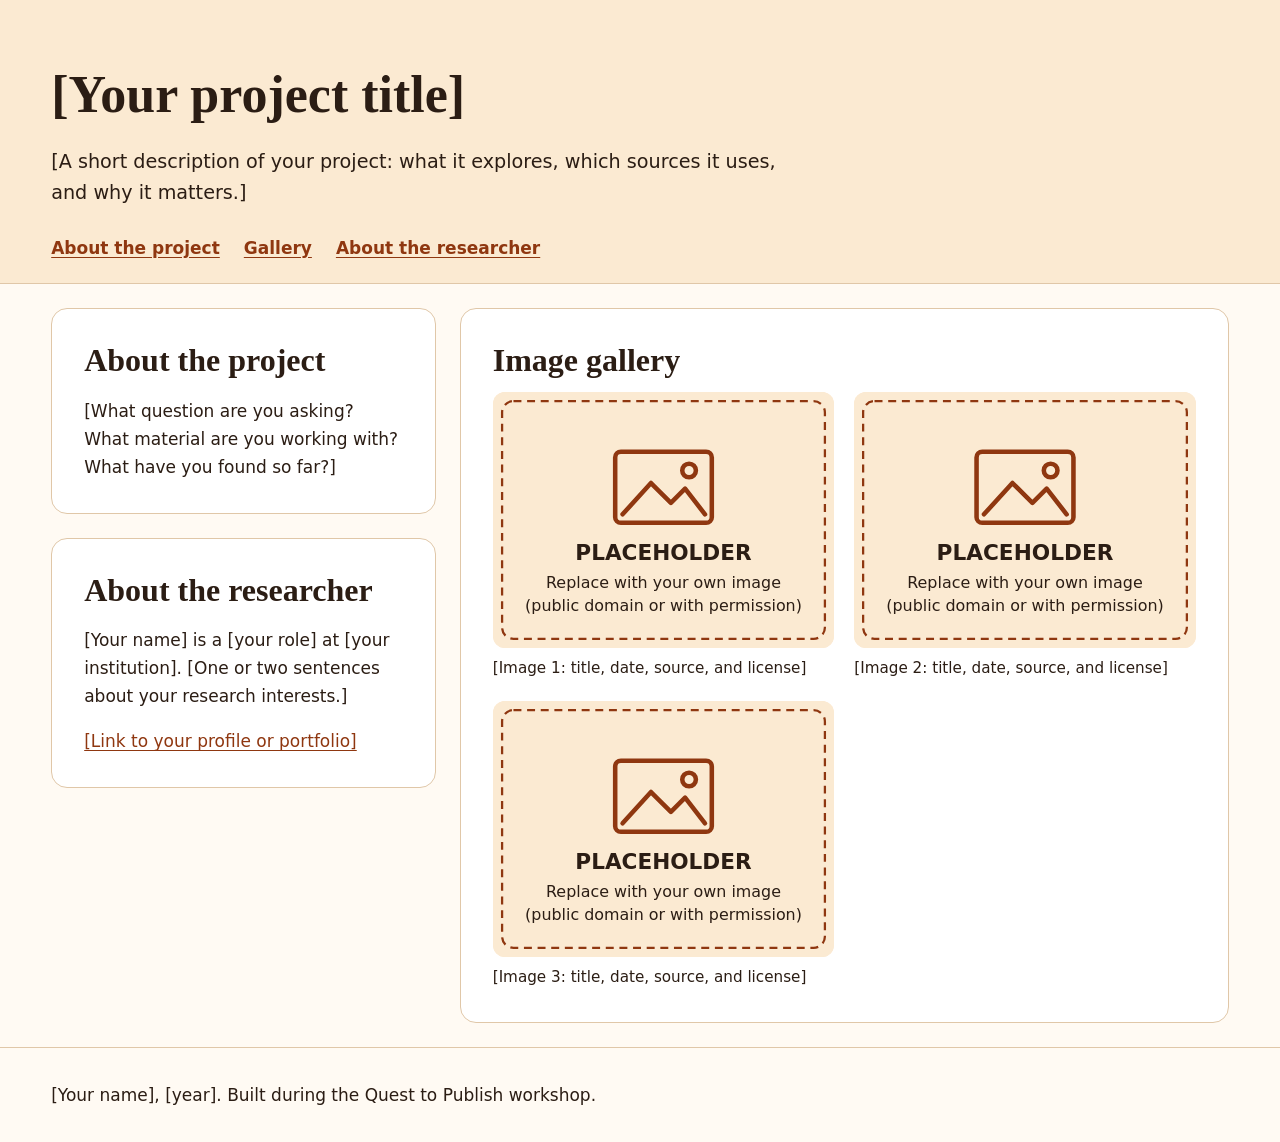
<file: template/index.html>
<!doctype html>
<!--
  STARTER TEMPLATE: Quest to Publish

  How to use this file:
  1. Look for comments that begin with "EDIT". There are 6 of them.
  2. Replace the text in [square brackets] with your own words.
     Delete the brackets too.
  3. Keep the tags (the parts inside < >) unless you know why you are changing them.
-->
<html lang="en-US">
<!-- If your site is not in English, change "en-US" above to your language code, for example "sl" for Slovenian. -->
<head>
  <meta charset="utf-8">
  <meta name="viewport" content="width=device-width, initial-scale=1">

  <!-- EDIT 1: Browser tab title and a one-sentence summary for search engines. -->
  <title>[Your project title]</title>
  <meta name="description" content="[One sentence that describes your project]">

  <link rel="icon" href="images/favicon.svg" type="image/svg+xml">
  <link rel="stylesheet" href="style.css">
</head>
<body>
  <a class="skip-link" href="#main">Skip to main content</a>

  <header class="site-header">
    <div class="wrap">
      <!-- EDIT 2: Project title. Keep exactly one h1 on the page. -->
      <h1>[Your project title]</h1>

      <!-- EDIT 3: Short description, one or two sentences. -->
      <p class="intro">[A short description of your project: what it explores, which sources it uses, and why it matters.]</p>

      <nav aria-label="Page sections">
        <ul>
          <li><a href="#about-project">About the project</a></li>
          <li><a href="#gallery">Gallery</a></li>
          <li><a href="#researcher">About the researcher</a></li>
        </ul>
      </nav>
    </div>
  </header>

  <main id="main" class="wrap" tabindex="-1">
    <section id="about-project" aria-labelledby="about-project-title">
      <h2 id="about-project-title">About the project</h2>
      <!-- EDIT 4: A longer description. Add more paragraphs if you need them. -->
      <p>[What question are you asking? What material are you working with? What have you found so far?]</p>
    </section>

    <section id="gallery" aria-labelledby="gallery-title">
      <h2 id="gallery-title">Image gallery</h2>
      <!--
        EDIT 5: Gallery images. For each image:
          - Put your picture in the "images" folder.
          - Change src to match its file name exactly (capital letters count).
          - Change alt to describe what the picture shows.
          - Write a caption with the title, date, source, and license.
        Use only images you have the right to publish, such as public domain images.
        To add an image, copy one whole <li> ... </li> block.
      -->
      <ul class="gallery">
        <li>
          <figure>
            <img src="images/placeholder.svg" width="600" height="450" alt="Placeholder box where your first image will go">
            <figcaption>[Image 1: title, date, source, and license]</figcaption>
          </figure>
        </li>
        <li>
          <figure>
            <img src="images/placeholder.svg" width="600" height="450" alt="Placeholder box where your second image will go">
            <figcaption>[Image 2: title, date, source, and license]</figcaption>
          </figure>
        </li>
        <li>
          <figure>
            <img src="images/placeholder.svg" width="600" height="450" alt="Placeholder box where your third image will go">
            <figcaption>[Image 3: title, date, source, and license]</figcaption>
          </figure>
        </li>
      </ul>
    </section>

    <section id="researcher" aria-labelledby="researcher-title">
      <h2 id="researcher-title">About the researcher</h2>
      <!-- EDIT 6: Tell readers who you are. Replace the example web address with your own, or delete that line. -->
      <p>[Your name] is a [your role] at [your institution]. [One or two sentences about your research interests.]</p>
      <p><a href="https://example.org/">[Link to your profile or portfolio]</a></p>
    </section>
  </main>

  <footer class="site-footer">
    <div class="wrap">
      <p>[Your name], [year]. Built during the Quest to Publish workshop.</p>
    </div>
  </footer>
</body>
</html>
</file>
<file: assets/style.css>
/*
  Quest to Publish: "the expedition atlas".
  A field map for a research expedition: chart colors, ink outlines,
  paper cards with solid shadows, stitched patches, and a trail to walk.
*/

/* ---------- Themes: night chart (default) and day map ---------- */

:root {
  color-scheme: dark;
  --bg: #0c2530;
  --bg-2: #0f2e3b;
  --card: #143a49;
  --sea: #0a1f29;
  --land: #17434a;
  --land-2: #1d5154;
  --line: #356273;
  --control-line: #87adb6;
  --text: #f6eedb;
  --muted: #bdd0d1;
  --coral: #ff9670;
  --sun: #ffd166;
  --mint: #82e3b9;
  --sky: #93d0f8;
  --lilac: #cdbcff;
  --rose: #ffa8ba;
  --accent: var(--coral);
  --button: #ff8f66;
  --on-button: #10202a;
  --focus: #ffe08a;
  --shadow-ink: #04141b;
  --contour: rgba(160, 208, 210, 0.1);
  --font-body: system-ui, -apple-system, "Segoe UI", Roboto, "Helvetica Neue", Arial, sans-serif;
  --font-display: "Iowan Old Style", "Palatino Linotype", Palatino, "Book Antiqua", Georgia, serif;
  --ease-rise: cubic-bezier(0.2, 0.8, 0.2, 1);
  --ease-pop: cubic-bezier(0.34, 1.56, 0.64, 1);
  --gutter: clamp(1rem, 3.2vw, 5rem);
}

:root[data-theme="light"] {
  color-scheme: light;
  --bg: #f4ead3;
  --bg-2: #ecdfc2;
  --card: #fffaf0;
  --sea: #cfe3df;
  --land: #f6e8bf;
  --land-2: #e6dba6;
  --line: #bfa876;
  --control-line: #75623d;
  --text: #1b2c34;
  --muted: #465a61;
  --coral: #a3361a;
  --sun: #755000;
  --mint: #0f6446;
  --sky: #16567d;
  --lilac: #563aa0;
  --rose: #9a2147;
  --focus: #0f46b0;
  --shadow-ink: #1b2c34;
  --contour: rgba(122, 96, 44, 0.14);
}

.w-coral { --accent: var(--coral); }
.w-sun { --accent: var(--sun); }
.w-mint { --accent: var(--mint); }
.w-sky { --accent: var(--sky); }
.w-lilac { --accent: var(--lilac); }
.w-rose { --accent: var(--rose); }

/* ---------- Base: everything grows with the screen ---------- */

*,
*::before,
*::after {
  box-sizing: border-box;
}

/* 16px on laptops and phones, growing gently to 24px on very large screens. */
html {
  -webkit-text-size-adjust: 100%;
  text-size-adjust: 100%;
  font-size: clamp(100%, 0.55rem + 0.5vw, 150%);
  background: var(--bg);
}

html[data-text="large"] {
  font-size: clamp(118.75%, 0.65rem + 0.6vw, 175%);
}

body {
  margin: 0;
  color: var(--text);
  font-family: var(--font-body);
  font-size: 1.0625rem;
  line-height: 1.65;
  overflow-wrap: break-word;
}

[hidden] {
  display: none !important;
}

html:not(.js) .needs-js {
  display: none !important;
}

h1,
h2,
h3 {
  font-family: var(--font-display);
  font-weight: 700;
  line-height: 1.12;
}

h1 {
  margin: 0.4rem 0 0.6rem;
  font-size: clamp(2.7rem, 1.4rem + 4.2vw, 5.5rem);
}

h2 {
  margin: 0 0 0.6rem;
  font-size: clamp(1.7rem, 1.2rem + 1.6vw, 2.75rem);
}

h3 {
  margin: 0 0 0.35rem;
  font-size: 1.4rem;
}

p {
  max-width: 70ch;
}

a {
  color: var(--coral);
  text-underline-offset: 0.18em;
}

a:hover {
  text-decoration-thickness: 2px;
}

:focus-visible {
  outline: 3px solid var(--focus);
  outline-offset: 3px;
}

main:focus {
  outline: none;
}

/* Full width, with side margins that scale. */
.wrap {
  width: 100%;
  padding-inline: var(--gutter);
}

.sr-only {
  position: absolute;
  width: 1px;
  height: 1px;
  overflow: hidden;
  clip-path: inset(50%);
  white-space: nowrap;
}

.accent-text {
  display: inline-block;
  color: var(--coral);
  text-decoration: underline wavy var(--sun) 0.09em;
  text-underline-offset: 0.2em;
}

.skip-link {
  position: absolute;
  top: 0.5rem;
  left: 0.5rem;
  z-index: 60;
  padding: 0.6rem 1rem;
  border: 2px solid #10202a;
  border-radius: 0.5rem;
  background: #ffd166;
  color: #10202a;
  font-weight: 700;
  transform: translateY(-200%);
}

.skip-link:focus {
  transform: none;
}

.sprite {
  position: absolute;
  width: 0;
  height: 0;
  overflow: hidden;
}

.ic {
  flex: none;
  width: 1.25em;
  height: 1.25em;
  fill: none;
  stroke: currentColor;
  stroke-width: 2;
  stroke-linecap: round;
  stroke-linejoin: round;
}

/* ---------- Atmosphere: contour lines and things drifting past ---------- */

.sky {
  position: fixed;
  inset: 0;
  z-index: -1;
  overflow: hidden;
  pointer-events: none;
}

.sky::before {
  content: "";
  position: absolute;
  inset: 0;
  background:
    repeating-radial-gradient(ellipse 120% 90% at 8% 12%, transparent 0 46px, var(--contour) 46px 48px),
    repeating-radial-gradient(ellipse 100% 130% at 96% 88%, transparent 0 62px, var(--contour) 62px 64px);
  -webkit-mask-image: radial-gradient(ellipse at 8% 12%, #000, transparent 38%), radial-gradient(ellipse at 96% 88%, #000, transparent 42%);
  mask-image: radial-gradient(ellipse at 8% 12%, #000, transparent 38%), radial-gradient(ellipse at 96% 88%, #000, transparent 42%);
}

.shape {
  position: absolute;
  color: var(--muted);
  opacity: 0.2;
}

html[data-calm="on"] .sky {
  display: none;
}

/* ---------- Top bar and expedition pack ---------- */

.site-header {
  z-index: 40;
  border-bottom: 2px solid var(--line);
  background: var(--bg-2);
}

.bar {
  display: flex;
  flex-wrap: wrap;
  align-items: center;
  gap: 0.35rem 1.25rem;
  padding-block: 0.55rem;
}

.logo {
  display: inline-flex;
  align-items: center;
  gap: 0.5rem;
  min-height: 2.5rem;
  color: var(--text);
  font-family: var(--font-display);
  font-size: 1.25rem;
  font-style: italic;
  font-weight: 700;
  text-decoration: none;
}

.logo .ic {
  width: 1.7rem;
  height: 1.7rem;
  color: var(--coral);
}

.nav-list {
  display: flex;
  flex-wrap: wrap;
  gap: 0.25rem 1.1rem;
  margin: 0 auto 0 0;
  padding: 0;
  list-style: none;
}

.nav-list a {
  display: inline-block;
  padding-block: 0.3rem;
  border-bottom: 3px solid transparent;
  color: var(--text);
  font-weight: 650;
  text-decoration: none;
}

.nav-list a:hover {
  border-bottom-color: var(--line);
}

.nav-list a[aria-current="page"] {
  border-bottom-color: var(--coral);
}

.tools {
  display: flex;
  flex-wrap: wrap;
  align-items: center;
  gap: 0.5rem;
}

.hud {
  display: flex;
  align-items: center;
  margin: 0;
  padding: 0;
  border: 2px solid var(--control-line);
  border-radius: 0.6rem;
  background: var(--card);
  font-size: 0.9rem;
  font-weight: 700;
  list-style: none;
}

.hud li {
  display: flex;
  align-items: center;
  gap: 0.35rem;
  min-height: 2.35rem;
  padding: 0 0.7rem;
  white-space: nowrap;
}

.hud li + li {
  border-left: 2px dashed var(--line);
}

.hud .ic {
  color: var(--sun);
}

/* Progress shown as seven stages. */
.xp {
  display: inline-block;
  width: 4.6rem;
  height: 0.65rem;
  overflow: hidden;
  border: 1px solid var(--control-line);
  border-radius: 2px;
  -webkit-mask-image: repeating-linear-gradient(90deg, #000 0 calc(100% / 7 - 2px), transparent calc(100% / 7 - 2px) calc(100% / 7));
  mask-image: repeating-linear-gradient(90deg, #000 0 calc(100% / 7 - 2px), transparent calc(100% / 7 - 2px) calc(100% / 7));
}

.xp i {
  display: block;
  width: 0;
  height: 100%;
  background: var(--mint);
}

.icon-btn {
  display: grid;
  place-items: center;
  width: 2.6rem;
  height: 2.6rem;
  padding: 0;
  border: 2px solid var(--control-line);
  border-radius: 50%;
  background: var(--card);
  color: var(--text);
  font: inherit;
  cursor: pointer;
}

.icon-btn .ic {
  width: 1.3rem;
  height: 1.3rem;
}

.theme-btn .i-light,
:root[data-theme="light"] .theme-btn .i-dark {
  display: none;
}

:root[data-theme="light"] .theme-btn .i-light {
  display: block;
}

/* The bar stays on screen only where there is room to spare. */
@media (min-width: 52rem) and (min-height: 32rem) {
  .site-header {
    position: sticky;
    top: 0;
  }

  html {
    scroll-padding-top: 6rem;
  }
}

/* Phones: one row of links, one row for the expedition pack. */
@media (max-width: 30rem) {
  .bar {
    justify-content: center;
    padding-inline: 0.5rem;
  }

  .logo {
    display: none;
  }

  .nav-list {
    justify-content: center;
    gap: 0 0.7rem;
    margin: 0;
    font-size: 0.875rem;
  }

  .tools {
    width: 100%;
    justify-content: center;
    gap: 0.35rem;
  }

  .hud li {
    gap: 0.25rem;
    padding: 0 0.45rem;
  }

  .xp {
    width: 2.4rem;
  }
}

/* ---------- Buttons: solid paper keys that press down ---------- */

.btn {
  display: inline-flex;
  align-items: center;
  justify-content: center;
  gap: 0.5rem;
  min-height: 3rem;
  padding: 0.6rem 1.3rem;
  border: 2px solid var(--control-line);
  border-radius: 0.6rem;
  background: var(--card);
  box-shadow: 4px 4px 0 var(--shadow-ink);
  color: var(--text);
  font: inherit;
  font-size: 1rem;
  font-weight: 750;
  line-height: 1.3;
  text-align: center;
  text-decoration: none;
  cursor: pointer;
}

.btn:hover {
  border-color: var(--text);
}

.btn-primary {
  border-color: #10202a;
  background: var(--button);
  color: var(--on-button);
}

.btn-primary:hover {
  border-color: #10202a;
  background: #ffab8b;
  color: var(--on-button);
}

.btn[aria-disabled="true"] {
  border: 2px dashed var(--mint);
  background: var(--card);
  box-shadow: none;
  color: var(--text);
  cursor: default;
}

.actions {
  display: flex;
  flex-wrap: wrap;
  gap: 0.9rem;
}

/* ---------- Shared blocks ---------- */

.kicker {
  display: flex;
  flex-wrap: wrap;
  align-items: center;
  gap: 0.5rem;
  margin: 0 0 0.4rem;
  color: var(--coral);
  font-size: 0.85rem;
  font-weight: 800;
  letter-spacing: 0.08em;
  text-transform: uppercase;
}

.tag-pill {
  padding: 0.1rem 0.6rem;
  border: 2px solid #10202a;
  border-radius: 0.3rem;
  background: #ffd166;
  color: #10202a;
  transform: rotate(-3deg);
}

.section {
  padding-block: clamp(2rem, 4vw, 4rem);
}

.panel {
  position: relative;
  padding: 1.25rem 1.35rem;
  border: 2px solid var(--line);
  border-radius: 0.8rem;
  background: var(--card);
  box-shadow: 6px 6px 0 var(--shadow-ink);
}

.site-footer {
  margin-top: 2rem;
  padding-block: 1.75rem 2.5rem;
  border-top: 2px solid var(--line);
  background: var(--bg-2);
  color: var(--muted);
}

.site-footer p {
  margin: 0.25rem 0;
}

/* ---------- Hero and the atlas ---------- */

.hero {
  display: grid;
  grid-template-columns: minmax(0, 1fr);
  gap: clamp(1.5rem, 3vw, 4rem);
  align-items: center;
  padding-block: clamp(1.25rem, 3vw, 3rem);
}

.hero > * {
  min-width: 0;
}

.hero h1 {
  font-size: clamp(2.7rem, 1.2rem + 2.65vw, 6.5rem);
}

.hero .kicker {
  margin-bottom: 0.2rem;
}

.subtitle {
  max-width: 34ch;
  margin: 0 0 1rem;
  font-family: var(--font-display);
  font-size: clamp(1.25rem, 1rem + 0.9vw, 1.9rem);
  font-style: italic;
  line-height: 1.35;
}

.lede {
  max-width: 58ch;
  color: var(--muted);
}

.facts {
  display: flex;
  flex-wrap: wrap;
  gap: 0.5rem;
  margin: 1rem 0 1.25rem;
  padding: 0;
  list-style: none;
}

.facts li {
  padding: 0.15rem 0.75rem;
  border: 2px dashed var(--line);
  border-radius: 0.4rem;
  font-size: 0.9rem;
  font-weight: 650;
}

.small-note {
  color: var(--muted);
  font-size: 0.95rem;
}

/* Mid-size screens: the introduction splits in two so the width is used. */
@media (min-width: 52rem) and (max-width: 77.99rem) {
  .hero-intro {
    display: grid;
    grid-template-columns: repeat(2, minmax(0, 1fr));
    gap: 2rem;
    align-items: center;
  }
}

@media (min-width: 78rem) {
  .hero {
    grid-template-columns: minmax(0, 2fr) minmax(0, 3fr);
  }
}

/* The guide and its field note. */
.guide {
  display: flex;
  align-items: flex-end;
  gap: 0.75rem;
  max-width: 40rem;
  margin-top: 1rem;
}

.bot {
  display: block;
  flex: none;
  width: clamp(4.5rem, 8vw, 7.5rem);
  height: auto;
}

.bubble {
  position: relative;
  flex: 1;
  min-height: 5rem;
  margin: 0 0 0.5rem;
  padding: 0.7rem 1rem;
  border: 2px solid #10202a;
  border-radius: 0.8rem;
  background: #fffaf0;
  box-shadow: 4px 4px 0 var(--shadow-ink);
  color: #152730;
  line-height: 1.5;
}

.bubble::before {
  content: "";
  position: absolute;
  bottom: 1.1rem;
  left: -0.55rem;
  width: 0.9rem;
  height: 0.9rem;
  border-bottom: 2px solid #10202a;
  border-left: 2px solid #10202a;
  background: inherit;
  transform: rotate(45deg);
}

.bubble strong {
  display: block;
  font-family: var(--font-display);
  font-style: italic;
}

.caret {
  display: inline-block;
  width: 0.5ch;
  height: 1.05em;
  margin-left: 1px;
  background: currentColor;
  vertical-align: text-bottom;
}

.atlas-frame {
  container-type: inline-size;
}

.atlas {
  position: relative;
  aspect-ratio: 16 / 10;
  overflow: hidden;
  border: 3px solid var(--line);
  border-radius: 1.2rem;
  background: var(--sea);
  box-shadow: 10px 10px 0 var(--shadow-ink);
}

.atlas-art {
  position: absolute;
  inset: 0;
  width: 100%;
  height: 100%;
}

.land { fill: var(--land); stroke: var(--line); stroke-width: 5; }
.hill { fill: var(--land-2); }
.ring { fill: none; stroke: var(--contour); stroke-width: 4; }
.ink { fill: none; stroke: var(--control-line); stroke-width: 4; stroke-linecap: round; stroke-linejoin: round; opacity: 0.55; }
.rose-fill { fill: var(--control-line); opacity: 0.6; }

.seg {
  fill: none;
  stroke: var(--text);
  stroke-width: 7;
  stroke-linecap: round;
  stroke-dasharray: 2 20;
  opacity: 0.75;
}

.seg.walked {
  stroke: var(--sun);
  stroke-width: 11;
  stroke-dasharray: none;
  opacity: 1;
}

.nodes {
  position: absolute;
  inset: 0;
  margin: 0;
  padding: 0;
  list-style: none;
}

.node {
  position: absolute;
  top: var(--y);
  left: var(--x);
  width: 0;
  height: 0;
}

.node a {
  position: absolute;
  top: calc(-1 * clamp(1.4rem, 3.6cqw, 3.2rem));
  left: 0;
  display: flex;
  flex-direction: column;
  align-items: center;
  gap: 0.3rem;
  width: max-content;
  max-width: 24cqw;
  color: var(--text);
  text-align: center;
  text-decoration: none;
  transform: translateX(-50%);
}

.node a:focus-visible {
  outline: none;
}

.node a:focus-visible .node-dot {
  outline: 4px solid var(--focus);
  outline-offset: 4px;
}

.node-dot {
  position: relative;
  display: grid;
  place-items: center;
  width: clamp(2.8rem, 7.2cqw, 6.4rem);
  height: clamp(2.8rem, 7.2cqw, 6.4rem);
  border: 3px solid var(--accent);
  border-radius: 50%;
  background: var(--card);
  box-shadow: 0 5px 0 var(--shadow-ink);
  color: var(--accent);
}

.node-dot .ic {
  width: 52%;
  height: 52%;
}

.node-num {
  position: absolute;
  top: -0.35rem;
  left: -0.35rem;
  display: grid;
  place-items: center;
  min-width: 1.5rem;
  height: 1.5rem;
  border: 2px solid #10202a;
  border-radius: 50%;
  background: #ffd166;
  color: #10202a;
  font-size: 0.8rem;
  font-weight: 800;
}

.node-label {
  padding: 0.1rem 0.55rem;
  border: 2px solid var(--line);
  border-radius: 0.45rem;
  background: var(--card);
  font-size: clamp(0.72rem, 1.55cqw, 1.2rem);
  font-weight: 750;
  line-height: 1.3;
}

.node-label small {
  display: block;
  color: var(--muted);
  font-size: 0.85em;
  font-weight: 600;
}

.node.is-done .node-dot {
  background: var(--accent);
  color: var(--bg);
}

.token {
  position: absolute;
  top: var(--y, 79%);
  left: var(--x, 10.6%);
  width: clamp(2.6rem, 7.5cqw, 7rem);
  pointer-events: none;
  transform: translate(-50%, -143%);
}

.token img {
  display: block;
  width: 100%;
  height: auto;
}

.atlas-caption {
  margin: 1rem 0 0;
  color: var(--muted);
  font-size: 0.95rem;
}

/* On narrow screens the map folds into a trail list. */
@container (max-width: 38rem) {
  .atlas {
    aspect-ratio: auto;
    padding: 0.9rem 0.75rem;
  }

  .atlas-art,
  .token {
    display: none;
  }

  .nodes {
    position: static;
  }

  .node {
    position: relative;
    top: auto;
    left: auto;
    width: auto;
    height: auto;
    padding-bottom: 0.9rem;
  }

  .node:not(:last-child)::before {
    content: "";
    position: absolute;
    top: 3.2rem;
    bottom: 0;
    left: calc(1.55rem - 2px);
    border-left: 4px dotted var(--text);
  }

  .node.is-done:not(:last-child)::before {
    border-left: 4px solid var(--sun);
  }

  .node:last-child {
    padding-bottom: 0;
  }

  .node a {
    position: static;
    flex-direction: row;
    gap: 0.75rem;
    width: auto;
    max-width: none;
    text-align: left;
    transform: none;
  }

  .node-dot {
    flex: none;
    width: 3.1rem;
    height: 3.1rem;
  }

  .node-label {
    flex: 1;
    font-size: 0.95rem;
  }
}

/* ---------- Field notes: one card for each quest ---------- */

/* One, two, or four columns, so the eight cards always make full rows. */
.notes {
  display: grid;
  grid-template-columns: minmax(0, 1fr);
  gap: clamp(1rem, 1.6vw, 2rem);
  margin: 1.5rem 0 0;
  padding: 0;
  list-style: none;
}

@media (min-width: 44rem) {
  .notes {
    grid-template-columns: repeat(2, minmax(0, 1fr));
  }
}

@media (min-width: 78rem) {
  .notes {
    grid-template-columns: repeat(4, minmax(0, 1fr));
  }
}

.note {
  display: flex;
}

.ic.big {
  width: 2.75rem;
  height: 2.75rem;
  color: var(--accent);
}

.note-card {
  display: flex;
  flex: 1;
  flex-direction: column;
  padding-top: 1.6rem;
  border-top: 0.5rem solid var(--accent);
}

/* A strip of tape holds each note down. */
.note-card::before {
  content: "";
  position: absolute;
  top: -1rem;
  left: 50%;
  width: 5.5rem;
  height: 1.1rem;
  background: color-mix(in srgb, var(--accent) 45%, transparent);
  transform: translateX(-50%) rotate(-2.5deg);
}

.note .kicker {
  padding-right: 6.5rem;
  color: var(--accent);
}

.time {
  padding: 0 0.5rem;
  border: 2px solid var(--line);
  border-radius: 0.3rem;
  color: var(--text);
}

.note h4 {
  margin: 0.8rem 0 0.25rem;
  font-size: 1rem;
}

.note ul {
  margin: 0;
  padding-left: 1.2rem;
}

.goal {
  margin: 0;
}

.badge-row {
  display: flex;
  align-items: center;
  gap: 0.9rem;
  margin-top: auto;
  padding-top: 1rem;
}

.badge-row p {
  display: flex;
  flex-direction: column;
  margin: 0;
  line-height: 1.35;
}

.badge-label {
  color: var(--muted);
  font-size: 0.875rem;
}

.badge-name {
  font-family: var(--font-display);
  font-size: 1.2rem;
  font-weight: 700;
}

.note-actions {
  display: flex;
  flex-wrap: wrap;
  gap: 0.75rem;
  margin-top: 1rem;
}

.stamp {
  display: none;
  align-items: center;
  gap: 0.25rem;
  position: absolute;
  top: 0.9rem;
  right: 0.8rem;
  padding: 0.1rem 0.5rem;
  border: 3px double var(--mint);
  border-radius: 0.35rem;
  color: var(--mint);
  font-size: 0.8rem;
  font-weight: 800;
  letter-spacing: 0.1em;
  text-transform: uppercase;
  transform: rotate(7deg);
}

.is-done .stamp {
  display: inline-flex;
}

/* ---------- Stitched patches ---------- */

.patch {
  flex: none;
  width: 4.5rem;
  height: 4.5rem;
  overflow: visible;
  color: var(--muted);
}

.patch-base {
  fill: var(--bg-2);
  stroke: var(--control-line);
  stroke-width: 3;
}

.patch-stitch {
  fill: none;
  stroke: var(--control-line);
  stroke-width: 1.5;
  stroke-dasharray: 3 3;
}

.patch use {
  fill: none;
  stroke: currentColor;
  stroke-width: 2;
  stroke-linecap: round;
  stroke-linejoin: round;
}

.is-unlocked .patch {
  color: var(--accent);
}

.is-unlocked .patch-base {
  fill: color-mix(in srgb, var(--accent) 24%, var(--card));
  stroke: var(--accent);
}

.is-unlocked .patch-stitch {
  stroke: var(--accent);
}

/* ---------- Rules, patch board, certificate ---------- */

.how-grid {
  display: grid;
  grid-template-columns: repeat(auto-fit, minmax(min(100%, 18rem), 1fr));
  gap: clamp(1rem, 1.6vw, 2rem);
  margin: 1.25rem 0 0;
  padding: 0;
  list-style: none;
}

.how-grid .ic {
  width: 2.4rem;
  height: 2.4rem;
  margin-bottom: 0.5rem;
  color: var(--accent);
}

.how-grid p {
  margin: 0;
  color: var(--muted);
}

.shelf {
  display: grid;
  grid-template-columns: repeat(auto-fit, minmax(min(100%, 8.5rem), 1fr));
  gap: 1rem;
  margin: 1.25rem 0 0;
  padding: 0;
  list-style: none;
}

.shelf li {
  display: flex;
  flex-direction: column;
  align-items: center;
  gap: 0.4rem;
  padding: 1.1rem 0.5rem;
  text-align: center;
  line-height: 1.3;
}

.shelf .patch {
  width: 5.5rem;
  height: 5.5rem;
}

.shelf .badge-name {
  font-size: 1.05rem;
}

.shelf .badge-state {
  color: var(--muted);
  font-size: 0.85rem;
}

.shelf .is-unlocked {
  border-color: var(--accent);
}

.thanks {
  display: grid;
  grid-template-columns: minmax(0, 1fr);
  gap: 1.5rem;
  align-items: center;
  padding: clamp(1.5rem, 3vw, 3rem);
  outline: 2px dashed var(--line);
  outline-offset: -0.75rem;
}

.thanks p {
  margin-bottom: 1.25rem;
}

.stats {
  display: grid;
  grid-template-columns: repeat(auto-fit, minmax(7.5rem, 1fr));
  gap: 1rem;
  margin: 0;
}

.stats div {
  display: flex;
  flex-direction: column-reverse;
  align-items: center;
  justify-content: center;
  aspect-ratio: 1;
  max-width: 11rem;
  width: 100%;
  margin-inline: auto;
  border: 3px double var(--sun);
  border-radius: 50%;
  background: var(--bg-2);
}

.stats dt {
  color: var(--muted);
  font-size: 0.75rem;
  font-weight: 800;
  letter-spacing: 0.1em;
  text-transform: uppercase;
}

.stats dd {
  margin: 0;
  color: var(--sun);
  font-family: var(--font-display);
  font-size: 2.2rem;
  font-weight: 700;
  line-height: 1.2;
}

@media (min-width: 62rem) {
  .thanks {
    grid-template-columns: minmax(0, 1fr) minmax(0, 1.4fr);
  }
}

/* ---------- Field slips, coin pop, paper scraps ---------- */

.toast-area {
  position: fixed;
  z-index: 50;
  right: 0.75rem;
  bottom: 0.75rem;
  left: 0.75rem;
  display: flex;
  justify-content: flex-end;
  pointer-events: none;
}

.toast {
  display: flex;
  align-items: center;
  gap: 0.75rem;
  max-width: 28rem;
  padding: 0.75rem 1.1rem;
  border: 2px solid #10202a;
  border-left: 0.6rem solid #ff8f66;
  border-radius: 0.5rem;
  background: #fffaf0;
  box-shadow: 6px 6px 0 var(--shadow-ink);
  color: #152730;
  line-height: 1.4;
}

.toast .ic {
  width: 2rem;
  height: 2rem;
}

.toast strong {
  display: block;
  font-family: var(--font-display);
  font-size: 1.15rem;
}

.coin-pop {
  position: fixed;
  z-index: 55;
  display: flex;
  align-items: center;
  gap: 0.25rem;
  padding: 0.2rem 0.7rem;
  border: 2px solid #10202a;
  border-radius: 999px;
  background: #ffd166;
  color: #10202a;
  font-weight: 800;
  pointer-events: none;
}

.confetti {
  position: fixed;
  z-index: 54;
  width: 0.6rem;
  height: 0.75rem;
  clip-path: polygon(0 0, 100% 15%, 80% 100%, 10% 80%);
  pointer-events: none;
}

/* ---------- Dialogs: settings and the opening screen ---------- */

dialog {
  width: min(100% - 2rem, 28rem);
  max-height: calc(100% - 2rem);
  padding: 1.5rem;
  overflow: auto;
  border: 3px solid var(--line);
  border-radius: 1rem;
  background: var(--card);
  box-shadow: 10px 10px 0 rgba(0, 0, 0, 0.45);
  color: var(--text);
}

dialog::backdrop {
  background: rgba(3, 14, 19, 0.78);
}

.settings h2 {
  font-size: 1.5rem;
}

.switch {
  display: flex;
  align-items: flex-start;
  gap: 0.75rem;
  margin-bottom: 0.5rem;
  padding: 0.6rem 0.75rem;
  border: 2px dashed var(--line);
  border-radius: 0.6rem;
  cursor: pointer;
}

.switch input {
  flex: none;
  width: 1.25rem;
  height: 1.25rem;
  margin: 0.2rem 0 0;
  accent-color: #e2663c;
}

.switch small {
  display: block;
  color: var(--muted);
  font-size: 0.85rem;
  line-height: 1.4;
}

.boot {
  text-align: center;
}

.boot::backdrop {
  background:
    repeating-radial-gradient(ellipse 90% 70% at 50% 50%, transparent 0 54px, rgba(160, 208, 210, 0.12) 54px 56px),
    #0a1f29;
}

.boot p {
  margin-inline: auto;
}

.compass {
  display: block;
  width: 8rem;
  height: 8rem;
  margin: 0 auto;
}

.compass .dial { fill: var(--bg-2); stroke: var(--control-line); stroke-width: 4; }
.compass .ticks { fill: none; stroke: var(--control-line); stroke-width: 3; stroke-linecap: round; }
.compass .north { fill: #ff8f66; }
.compass .south { fill: var(--text); }
.compass .needle { transform-origin: 60px 60px; transform: rotate(28deg); }

.boot-title {
  margin: 0.75rem 0 0;
  font-family: var(--font-display);
  font-size: 1.8rem;
  font-style: italic;
  font-weight: 700;
}

.boot .kicker {
  justify-content: center;
}

.boot-bar {
  height: 0.8rem;
  overflow: hidden;
  border: 2px solid var(--control-line);
  border-radius: 999px;
}

.boot-bar i {
  display: block;
  width: 100%;
  height: 100%;
  background: repeating-linear-gradient(90deg, #ffd166 0 10px, #ff8f66 10px 20px);
  transform-origin: left;
}

.boot-line {
  display: flex;
  justify-content: space-between;
  margin: 0.5rem 0;
  color: var(--muted);
  font-size: 0.8rem;
  font-weight: 800;
  letter-spacing: 0.1em;
}

.boot-tip {
  min-height: 3.3em;
  margin: 0.5rem 0 1rem;
  color: var(--muted);
}

/* ---------- Motion ---------- */

@keyframes rise-in {
  from { opacity: 0; transform: translateY(28px) rotate(-1.5deg); }
  to { opacity: 1; transform: none; }
}

@keyframes bot-bob {
  50% { transform: translateY(-6px) rotate(-2deg); }
}

@keyframes drift {
  from { transform: translate(0, 0) rotate(-4deg); }
  to { transform: translate(var(--dx, 14px), var(--dy, -12px)) rotate(6deg); }
}

@keyframes march {
  to { stroke-dashoffset: -44; }
}

@keyframes beacon {
  50% { box-shadow: 0 5px 0 var(--shadow-ink), 0 0 0 10px color-mix(in srgb, var(--accent) 30%, transparent); }
}

@keyframes needle {
  0% { transform: rotate(-150deg); }
  45% { transform: rotate(70deg); }
  70% { transform: rotate(5deg); }
  100% { transform: rotate(28deg); }
}

@keyframes caret {
  50% { opacity: 0; }
}

@keyframes bump {
  40% { transform: scale(1.25) rotate(-6deg); }
}

@keyframes stamp {
  0% { opacity: 0; transform: scale(2.4) rotate(-12deg); }
  100% { opacity: 1; transform: scale(1) rotate(7deg); }
}

@keyframes patch-sew {
  0% { transform: scale(0.3) rotate(-160deg); }
  100% { transform: none; }
}

@keyframes coin-pop {
  0% { opacity: 0; transform: translateY(8px) scale(0.8); }
  20% { opacity: 1; }
  100% { opacity: 0; transform: translateY(-52px) scale(1.15); }
}

@keyframes confetti-burst {
  0% { opacity: 1; transform: translate(0, 0) rotate(0); }
  60% { opacity: 1; }
  100% { opacity: 0; transform: translate(var(--x), var(--y)) rotate(var(--r)); }
}

@keyframes slip-in {
  from { opacity: 0; transform: translateX(40px) rotate(4deg); }
}

/* Everything below moves, so it only applies when motion is welcome. */
html[data-motion="full"] {
  scroll-behavior: smooth;
}

html[data-motion="full"] .shape {
  animation: drift var(--t, 5s) ease-in-out var(--delay, 0s) infinite alternate;
}

html[data-motion="full"] .bot-bob {
  animation: bot-bob 3.4s ease-in-out infinite;
}

html[data-motion="full"] .seg:not(.walked) {
  animation: march 2.4s linear infinite;
}

html[data-motion="full"] .node.is-current .node-dot {
  animation: beacon 2.2s ease-in-out infinite;
}

html[data-motion="full"] .token {
  transition: top 1s var(--ease-pop), left 1s var(--ease-rise);
}

html[data-motion="full"] .boot[open] .needle {
  animation: needle 4.6s var(--ease-rise) both;
}

html[data-motion="full"] .caret {
  animation: caret 0.9s step-end infinite;
}

html[data-motion="full"] .rise {
  opacity: 0;
}

html[data-motion="full"] .rise.in {
  animation: rise-in 0.65s var(--ease-rise) calc(var(--i, 0) * 0.08s) both;
  opacity: 1;
}

html[data-motion="full"] .bump {
  animation: bump 0.45s var(--ease-pop);
}

html[data-motion="full"] .just-unlocked .patch {
  animation: patch-sew 0.8s var(--ease-pop);
}

html[data-motion="full"] .just-cleared .stamp {
  animation: stamp 0.45s var(--ease-pop) both;
}

html[data-motion="full"] .coin-pop {
  animation: coin-pop 1.1s var(--ease-rise) forwards;
}

html[data-motion="full"] .confetti {
  animation: confetti-burst 1.2s var(--ease-rise) forwards;
}

html[data-motion="full"] .toast {
  animation: slip-in 0.45s var(--ease-pop);
}

html[data-motion="full"] .btn,
html[data-motion="full"] .icon-btn {
  transition: translate 0.2s var(--ease-pop), box-shadow 0.2s var(--ease-pop), rotate 0.2s var(--ease-pop);
}

html[data-motion="full"] .btn:not([aria-disabled="true"]):hover,
html[data-motion="full"] .btn:not([aria-disabled="true"]):focus-visible {
  translate: -2px -2px;
  box-shadow: 7px 7px 0 var(--shadow-ink);
}

html[data-motion="full"] .btn:not([aria-disabled="true"]):active {
  translate: 3px 3px;
  box-shadow: 1px 1px 0 var(--shadow-ink);
}

html[data-motion="full"] .icon-btn:hover {
  rotate: 14deg;
}

html[data-motion="full"] .node-dot,
html[data-motion="full"] .how-grid .panel,
html[data-motion="full"] .note-card,
html[data-motion="full"] .shelf li {
  transition: translate 0.25s var(--ease-pop), rotate 0.25s var(--ease-pop), border-color 0.2s;
}

html[data-motion="full"] .node a:hover .node-dot,
html[data-motion="full"] .node a:focus-visible .node-dot {
  translate: 0 -8px;
}

html[data-motion="full"] .how-grid .panel:hover,
html[data-motion="full"] .shelf li:hover {
  translate: 0 -5px;
  rotate: -1.5deg;
}

html[data-motion="full"] .note:hover .note-card,
html[data-motion="full"] .note:focus-within .note-card {
  translate: 0 -6px;
}

.note:hover .note-card,
.note:focus-within .note-card,
.how-grid .panel:hover {
  border-color: var(--accent);
}

html[data-motion="full"] .xp i,
html[data-motion="full"] .meter i {
  transition: width 0.6s var(--ease-rise);
}

/* Keep shapes visible when the operating system forces its own colors. */
@media (forced-colors: active) {
  .node-dot,
  .node-num {
    border: 3px solid CanvasText;
  }

  .xp i,
  .boot-bar i {
    background: Highlight;
  }
}
</file>
<file: bug-hunt/bug-hunt.css>
/* Styles used only by the bug hunt page. */

.hunt {
  display: grid;
  grid-template-columns: minmax(0, 1fr);
  gap: clamp(1.25rem, 2vw, 2.5rem);
  padding-block: clamp(1rem, 2vw, 2rem);
}

.hunt > * {
  min-width: 0;
}

.hunt-side {
  display: flex;
  flex-direction: column;
  gap: 1.25rem;
}

.intro h1 {
  font-size: clamp(2.5rem, 1.6rem + 2vw, 4rem);
}

.zap-key {
  display: inline-grid;
  place-items: center;
  width: 1.7rem;
  height: 1.7rem;
  border: 2px solid var(--control-line);
  border-radius: 50%;
  vertical-align: middle;
}

.hints {
  max-width: 70ch;
  padding: 0.75rem 1rem;
  border: 2px dashed var(--line);
  border-radius: 0.6rem;
  background: var(--card);
}

.hints summary {
  font-weight: 700;
  cursor: pointer;
}

.hints ul {
  padding-left: 1.2rem;
}

/* ---------- Tracker ---------- */

.tracker {
  border-top: 0.5rem solid var(--accent);
}

.tracker h2 {
  margin-bottom: 0.25rem;
  font-size: 1.5rem;
}

.counter {
  margin: 0 0 0.5rem;
  font-weight: 700;
}

.counter span {
  color: var(--accent);
  font-family: var(--font-display);
  font-size: 2.2rem;
}

.meter {
  height: 0.8rem;
  overflow: hidden;
  border: 2px solid var(--control-line);
  border-radius: 999px;
}

.meter i {
  display: block;
  width: 0;
  height: 100%;
  background: repeating-linear-gradient(90deg, #ffd166 0 10px, #ff8f66 10px 20px);
}

.tracker ul {
  display: grid;
  grid-template-columns: repeat(auto-fill, minmax(min(100%, 14rem), 1fr));
  gap: 0.4rem 1rem;
  margin: 0.9rem 0 0;
  padding: 0;
  list-style: none;
}

.tracker li {
  display: flex;
  align-items: center;
  gap: 0.6rem;
  color: var(--muted);
}

.tracker li .ic {
  width: 1.4rem;
  height: 1.4rem;
  border: 2px solid var(--control-line);
  border-radius: 50%;
  /* The check mark stays hidden until the bug is found. */
  stroke: transparent;
}

.tracker li.found {
  color: var(--text);
  font-weight: 700;
}

.tracker li.found .ic {
  border-color: var(--mint);
  stroke: var(--mint);
}

/* ---------- The practice page: a plain light "website" pinned to the map ---------- */

.practice {
  --focus: #1546b8;
  color-scheme: light;
  align-self: start;
  overflow: hidden;
  border: 4px dashed #ff8f66;
  border-radius: 0.8rem;
  background: #ffffff;
  box-shadow: 10px 10px 0 var(--shadow-ink);
  color: #2b1d14;
}

:root[data-theme="light"] .practice {
  border-color: #a3361a;
}

.practice-label {
  max-width: none;
  margin: 0;
  padding: 0.75rem 1.25rem;
  background: #ffd98a;
  color: #2b1d14;
}

.practice-label strong {
  display: inline-block;
  margin-right: 0.5rem;
  padding: 0.1rem 0.7rem;
  border-radius: 0.3rem;
  background: #2b1d14;
  color: #ffffff;
  font-size: 0.85rem;
  letter-spacing: 0.05em;
  text-transform: uppercase;
}

/* Wider screens get more columns of the museum page. */
.museum {
  columns: 23rem;
  column-gap: 2rem;
  padding: 1rem clamp(0.6rem, 1.5vw, 2rem) 1.5rem;
}

.lead {
  column-span: all;
  margin-bottom: 0.75rem;
}

.room {
  margin-bottom: 1rem;
  break-inside: avoid;
}

.museum a {
  color: #8a3d0f;
}

.museum h2,
.museum h3,
.museum h5 {
  margin: 0;
  font-family: Georgia, "Times New Roman", serif;
}

.museum h2 {
  font-size: clamp(1.4rem, 1rem + 1.2vw, 2.2rem);
}

.museum h3 {
  font-size: 1.3rem;
}

.museum h5 {
  font-size: 1.12rem;
}

.museum p,
.museum figure,
.museum dl {
  margin: 0;
}

.museum img {
  display: block;
  width: 100%;
  height: auto;
  border-radius: 0.5rem;
}

.museum figcaption {
  margin-top: 0.4rem;
  color: #55433a;
  font-size: 0.95rem;
}

.museum #fact-sheet {
  margin-top: 0.5rem;
  padding-block: 0.9rem;
  padding-left: 1rem;
  background: #fbead2;
}

.museum dl div {
  margin-top: 0.5rem;
}

.museum dt {
  font-weight: 700;
}

.museum dd {
  margin: 0;
}

.visitor-note {
  color: #bfb5aa;
}

.references {
  margin: 0;
  padding-left: 1.6rem;
}

.museum sup a {
  display: inline-block;
  min-width: 1.5rem;
  text-align: center;
}

/* ---------- Zap targets ---------- */

.spot {
  position: relative;
  margin-bottom: 0.35rem;
  padding: 0.4rem 3rem 0.4rem 0.6rem;
  border: 2px solid transparent;
  border-radius: 0.5rem;
  break-inside: avoid;
  scroll-margin-block: 2rem;
  cursor: crosshair;
}

.spot:hover,
.spot:focus-within {
  border-color: #b4571a;
  border-style: dashed;
}

.zap-btn {
  position: absolute;
  top: 0.35rem;
  right: 0.35rem;
  display: grid;
  place-items: center;
  width: 2.25rem;
  height: 2.25rem;
  padding: 0;
  border: 2px solid #8a6f58;
  border-radius: 50%;
  background: #ffffff;
  color: #55433a;
  cursor: crosshair;
}

.zap-btn:hover,
.zap-btn:focus-visible {
  border-color: #2b1d14;
  background: #ffd98a;
  color: #2b1d14;
}

.spot.zapped,
.spot.zapped:hover {
  border: 3px solid #1d7a45;
  box-shadow: 0 0 0 4px rgba(29, 122, 69, 0.18);
}

.zapped .zap-btn {
  border-color: #1d7a45;
  background: #1d7a45;
  color: #ffffff;
}

.zap-tag {
  display: flex;
  align-items: center;
  gap: 0.3rem;
  width: max-content;
  max-width: 100%;
  margin-top: 0.4rem;
  padding: 0.1rem 0.7rem;
  border-radius: 0.3rem;
  background: #1d7a45;
  color: #ffffff;
  font-family: var(--font-body);
  font-size: 0.85rem;
  font-weight: 700;
  transform: rotate(-1.5deg);
}

/* ---------- Answers ---------- */

.answers {
  padding-block: 0.75rem;
}

.answers h2 {
  margin-top: 1.5rem;
}

.answer-list {
  display: grid;
  grid-template-columns: repeat(auto-fit, minmax(min(100%, 20rem), 1fr));
  gap: 1.25rem;
  padding: 0;
  list-style: none;
}

.answer-list p {
  margin: 0.4rem 0 0;
}

/* Side by side: briefing and tracker on the left, the practice page filling the rest. */
@media (min-width: 64rem) {
  .hunt {
    grid-template-columns: minmax(19rem, 1fr) minmax(0, 2.6fr);
  }

  .answers {
    grid-column: 1 / -1;
  }
}

/* Keep the counter in view while reading, when the screen is tall enough. */
@media (min-width: 64rem) and (min-height: 40rem) {
  .tracker {
    position: sticky;
    top: 5.5rem;
  }
}

@keyframes zap-shake {
  15% { transform: translate(-6px, -3px) rotate(-1.2deg) scale(1.03); }
  32% { transform: translate(6px, 2px) rotate(1deg) scale(1.02); }
  50% { transform: translate(-4px, -1px) rotate(-0.7deg); }
  70% { transform: translate(3px, 0) rotate(0.4deg); }
}

@keyframes zap-glow {
  30% { box-shadow: 0 0 0 6px rgba(255, 143, 102, 0.6), 0 0 36px rgba(255, 143, 102, 0.9); }
}

@keyframes miss-nudge {
  30% { transform: translateX(-5px); }
  65% { transform: translateX(4px); }
}

html[data-motion="full"] .spot.hit {
  animation: zap-shake 0.55s ease-in-out, zap-glow 0.8s ease-out;
}

html[data-motion="full"] .spot.miss {
  animation: miss-nudge 0.35s ease-in-out;
}

@media (forced-colors: active) {
  .meter i {
    background: Highlight;
  }

  .tracker li.found .ic {
    stroke: Highlight;
  }

  .spot.zapped {
    border-color: Highlight;
  }
}
</file>
<file: template/style.css>
/*
  Styles for the starter template.
  To change the look, start with the colors below. After changing a color,
  check that text is still easy to read (a contrast of at least 4.5 to 1).
*/

:root {
  color-scheme: light;
  --background: #fffaf3;
  --surface: #ffffff;
  --text: #2b1d14;
  --accent: #8f3710;
  --accent-soft: #fbead2;
  --border: #e0c7a8;
  --focus: #1546b8;
  --radius: 1rem;
}

*,
*::before,
*::after {
  box-sizing: border-box;
}

/* Text grows gently on large screens. */
html {
  -webkit-text-size-adjust: 100%;
  text-size-adjust: 100%;
  font-size: clamp(100%, 0.55rem + 0.5vw, 150%);
}

body {
  margin: 0;
  background: var(--background);
  color: var(--text);
  font-family: system-ui, -apple-system, "Segoe UI", Roboto, "Helvetica Neue", Arial, sans-serif;
  font-size: 1.0625rem;
  line-height: 1.65;
  overflow-wrap: break-word;
}

h1,
h2 {
  font-family: Georgia, "Times New Roman", serif;
  line-height: 1.2;
}

h1 {
  margin: 0 0 0.75rem;
  font-size: clamp(2rem, 8vw, 3.25rem);
}

h2 {
  margin: 0 0 0.75rem;
  font-size: clamp(1.5rem, 5vw, 2rem);
}

a {
  color: var(--accent);
  text-underline-offset: 0.18em;
}

a:hover {
  text-decoration-thickness: 2px;
}

/* A clear outline shows keyboard users where they are. Please keep it. */
:focus-visible {
  outline: 3px solid var(--focus);
  outline-offset: 3px;
}

main:focus {
  outline: none;
}

/* The page uses the full width of the screen, with side margins that scale. */
.wrap {
  width: 100%;
  padding-inline: clamp(1rem, 4vw, 6rem);
}

.skip-link {
  position: absolute;
  top: 0.5rem;
  left: 0.5rem;
  padding: 0.6rem 1rem;
  border-radius: 0.5rem;
  background: var(--text);
  transform: translateY(-200%);
}

.skip-link,
.skip-link:hover {
  color: var(--surface);
}

.skip-link:focus {
  transform: none;
}

.site-header {
  padding-block: clamp(2rem, 7vw, 4rem) 1rem;
  background: var(--accent-soft);
  border-bottom: 1px solid var(--border);
}

h1,
h2,
section p {
  overflow-wrap: anywhere;
}

.intro {
  max-width: 60ch;
  font-size: 1.2rem;
}

nav ul {
  display: flex;
  flex-wrap: wrap;
  gap: 0.25rem 1.5rem;
  margin: 0;
  padding: 0;
  list-style: none;
}

nav a {
  display: inline-block;
  padding-block: 0.35rem;
  font-weight: 600;
}

main {
  display: grid;
  grid-template-columns: minmax(0, 1fr);
  gap: 1.5rem;
  align-items: start;
  padding-block: 1.5rem;
}

section {
  padding: clamp(1.25rem, 4vw, 2rem);
  border: 1px solid var(--border);
  border-radius: var(--radius);
  background: var(--surface);
  scroll-margin-top: 1rem;
}

section p {
  max-width: 65ch;
}

section p:last-child {
  margin-bottom: 0;
}

.gallery {
  display: grid;
  grid-template-columns: repeat(auto-fit, minmax(min(100%, 14rem), 1fr));
  gap: 1.25rem;
  margin: 0;
  padding: 0;
  list-style: none;
}

figure {
  margin: 0;
}

img {
  display: block;
  max-width: 100%;
  height: auto;
}

.gallery img {
  width: 100%;
  aspect-ratio: 4 / 3;
  object-fit: contain;
  border-radius: 0.75rem;
  background: var(--accent-soft);
}

figcaption {
  margin-top: 0.5rem;
  font-size: 0.95rem;
}

.site-footer {
  padding-block: 1rem;
  border-top: 1px solid var(--border);
}

/* On wide screens: the text on the left, the gallery filling the rest. */
@media (min-width: 70rem) {
  main {
    grid-template-columns: minmax(20rem, 1fr) minmax(0, 2fr);
    grid-template-rows: auto 1fr;
  }

  #gallery {
    grid-column: 2;
    grid-row: 1 / span 2;
  }

  #researcher {
    grid-column: 1;
    grid-row: 2;
  }
}

/* Motion only for people who have not asked to reduce it. */
@media (prefers-reduced-motion: no-preference) {
  html {
    scroll-behavior: smooth;
  }

  .skip-link {
    transition: transform 0.18s ease;
  }
}
</file>
